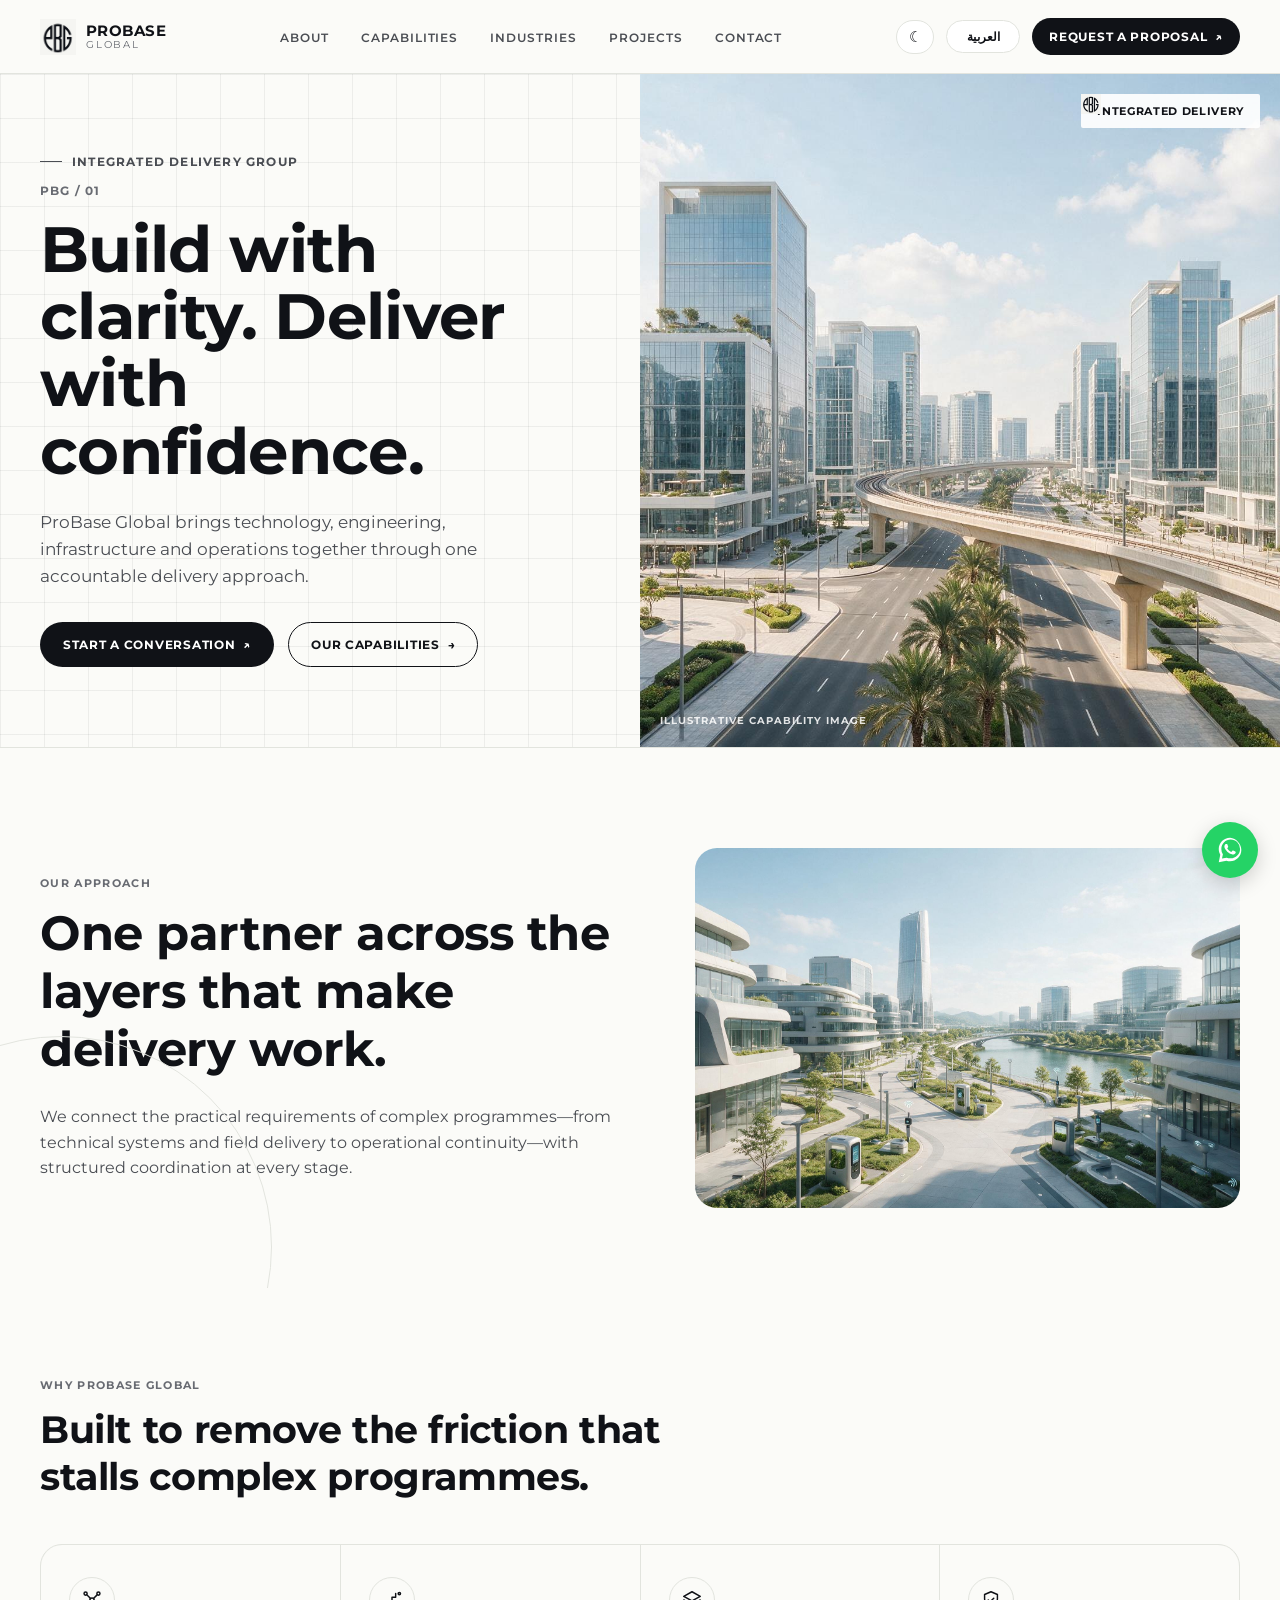
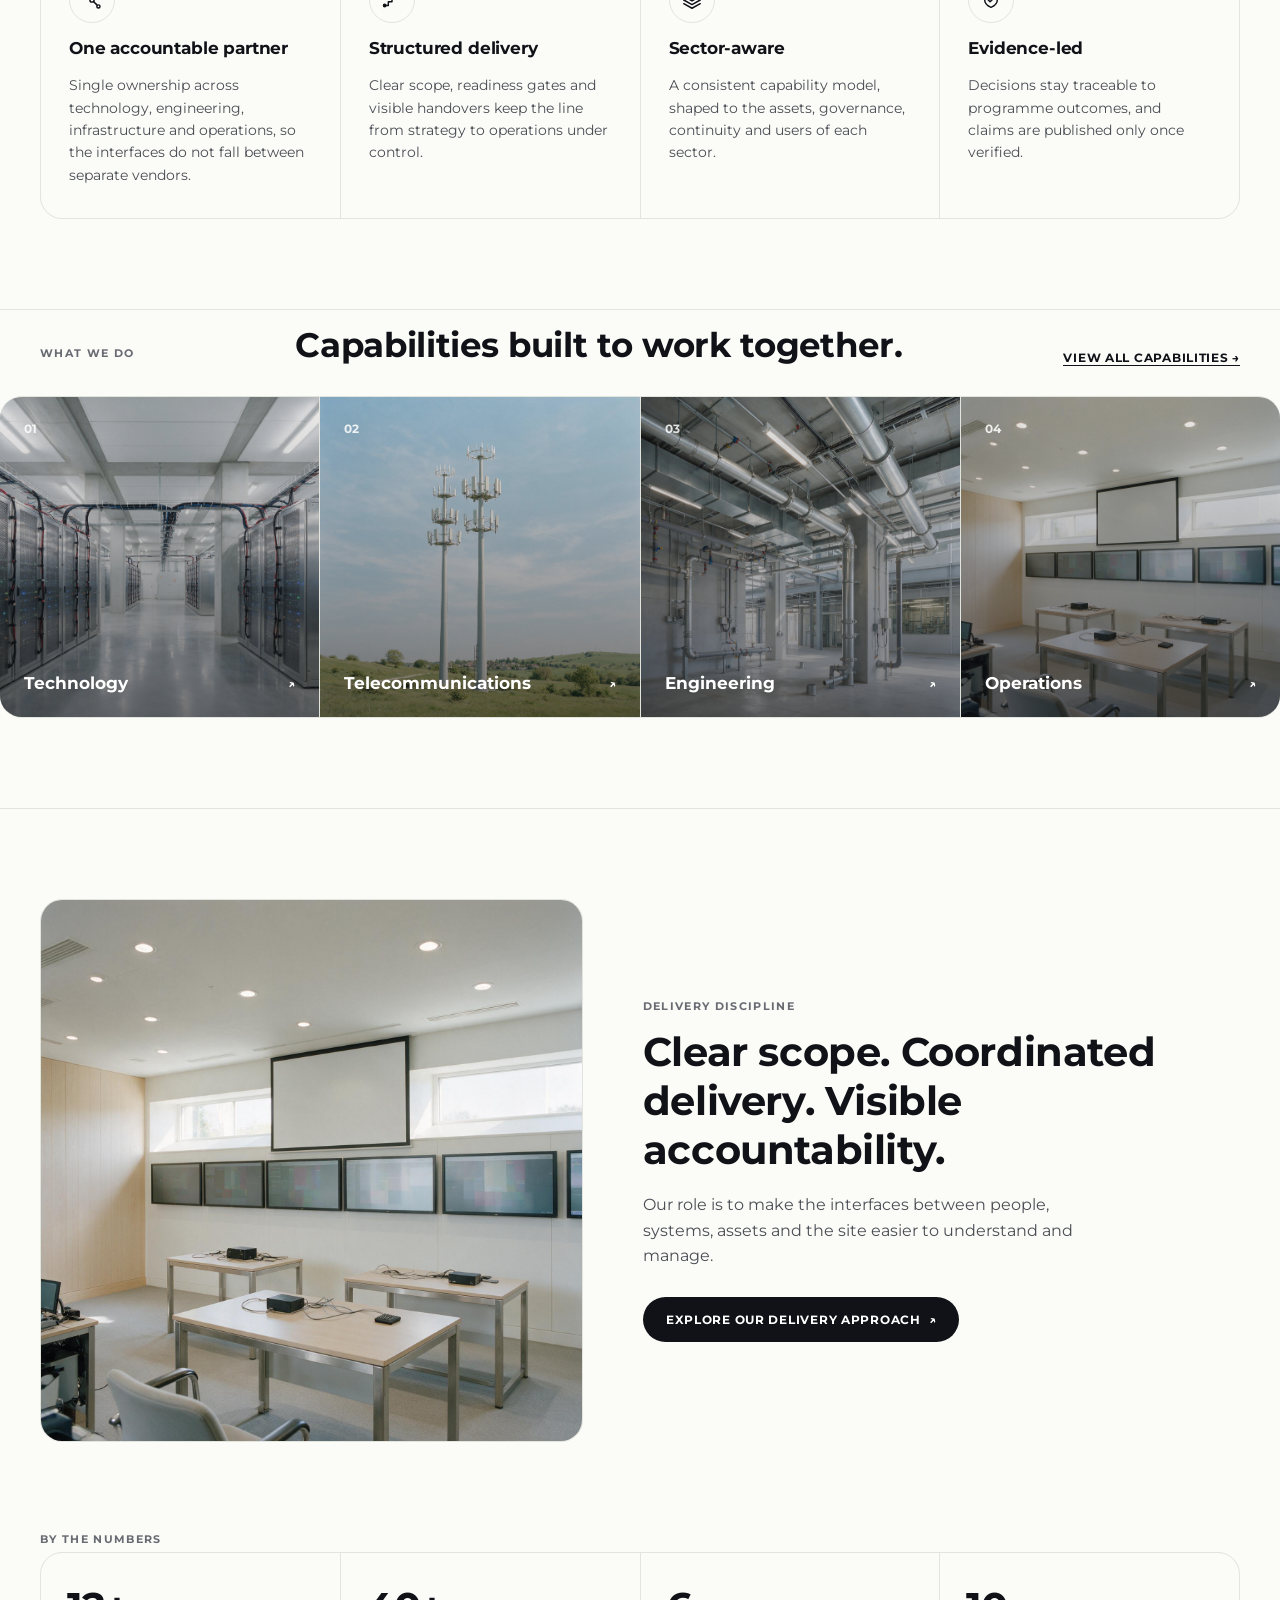
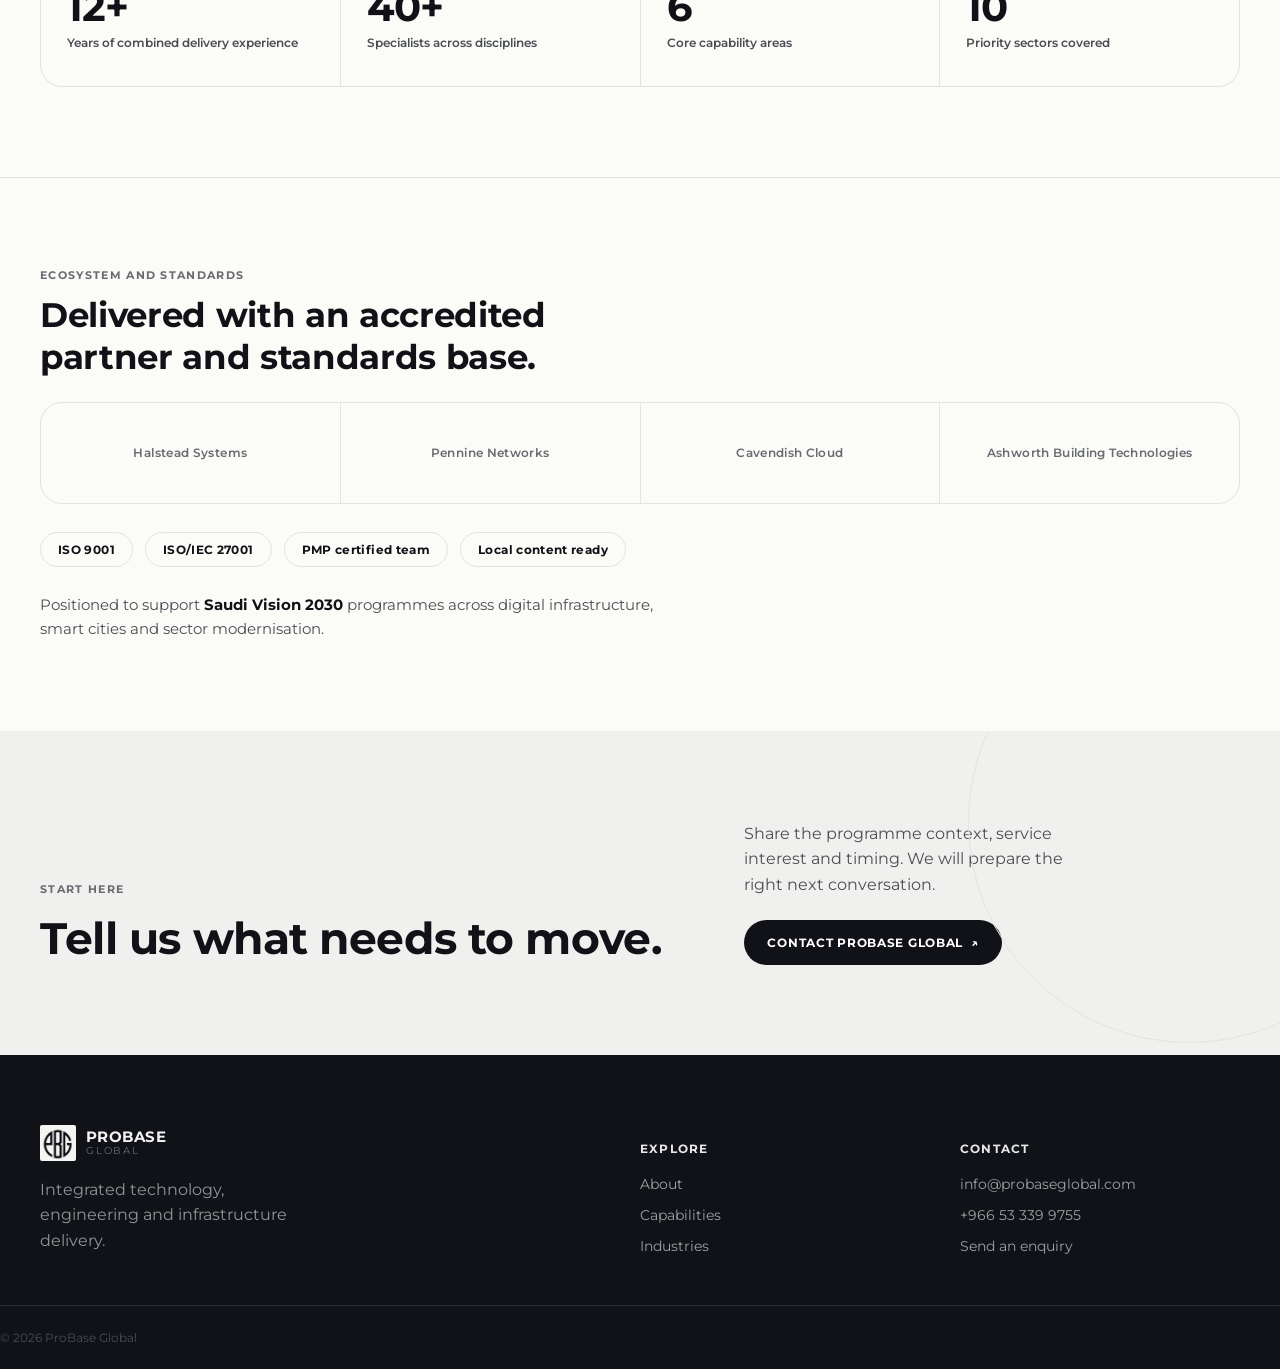
<file: index.html>
<!doctype html>
<html lang="en">
<head>
<meta charset="UTF-8">
<meta name="viewport" content="width=device-width, initial-scale=1.0">
<title>Integrated Delivery | ProBase Global</title>
<meta name="description" content="ProBase Global is an integrated technology, engineering and infrastructure delivery platform for complex, outcome-led environments.">
<meta name="theme-color" content="#fbfbf8" media="(prefers-color-scheme: light)">
<meta name="theme-color" content="#0e1013" media="(prefers-color-scheme: dark)">
<link rel="preconnect" href="https://fonts.googleapis.com">
<link rel="preconnect" href="https://fonts.gstatic.com" crossorigin>
<link href="https://fonts.googleapis.com/css2?family=Montserrat:wght@400;600;700;800&display=swap" rel="stylesheet">
<link rel="icon" type="image/png" href="assets/img/probase-logo-mark-160_a76ad49f.png">
<meta property="og:type" content="website">
<meta property="og:site_name" content="ProBase Global">
<meta property="og:image" content="https://probaseglobal.com/assets/img/probase-hero-01.jpg">
<meta name="twitter:card" content="summary_large_image">
<link rel="stylesheet" href="css/style.css">
<script src="js/theme-init.js"></script>
<script src="js/lang-init.js"></script>
</head>
<body>
<a class="skip-link" href="#main-content">Skip to content</a>
<header class="site-header">
  <div class="wrap header-inner">
    <a class="brand" href="index.html">
      <img src="assets/img/probase-logo-mark-160_a76ad49f.png" alt="ProBase Global" class="brand-mark">
      <span class="brand-word"><strong>PROBASE</strong><small>GLOBAL</small></span>
    </a>
    <nav class="site-nav" id="site-nav">
      <ul>
        <li><a href="about.html">About</a></li>
<li><a href="capabilities.html">Capabilities</a></li>
<li><a href="industries.html">Industries</a></li>
<li><a href="projects.html">Projects</a></li>
<li><a href="contact.html">Contact</a></li>
      </ul>
    </nav>
    <div class="header-actions">
      <button class="theme-toggle" type="button" aria-label="Toggle dark mode" aria-pressed="false"><span class="theme-icon"></span></button>
      <button class="lang-toggle" type="button">&#127760; العربية</button>
      <a class="btn btn-primary btn-sm" href="contact.html?type=proposal">Request a proposal <span class="arrow">&#8599;</span></a>
    </div>
    <button class="menu-toggle" type="button" aria-label="Menu" aria-expanded="false" aria-controls="site-nav">&#9776;</button>
  </div>
</header>
<main id="main-content">
<section class="hero hero--home">
  <div class="hero-grid">
    <div class="hero-copy">
      <span class="eyebrow"><i></i>Integrated delivery group</span>
      <span class="counter">PBG / 01</span>
      <h1>Build with clarity. Deliver with confidence.</h1>
      <p class="lede">ProBase Global brings technology, engineering, infrastructure and operations together through one accountable delivery approach.</p>
      <div class="btn-row">
        <a class="btn btn-primary" href="contact.html">Start a conversation <span class="arrow">&#8599;</span></a>
        <a class="btn btn-outline" href="capabilities.html">Our capabilities <span class="arrow">&#8594;</span></a>
      </div>
    </div>
    <div class="hero-media">
      <img src="assets/img/probase-hero-01.jpg" alt="Modern infrastructure environment">
      <span class="hero-badge"><img src="assets/img/probase-logo-mark-160_a76ad49f.png" alt=""> Integrated delivery</span>
      <span class="hero-caption">Illustrative capability image</span>
    </div>
  </div>
</section>
<section class="approach">
  <div class="wrap approach-grid">
    <div class="approach-copy">
      <span class="tiny-label">Our approach</span>
      <h2>One partner across the layers that make delivery work.</h2>
      <p>We connect the practical requirements of complex programmes&mdash;from technical systems and field delivery to operational continuity&mdash;with structured coordination at every stage.</p>
    </div>
    <div class="approach-media"><img src="assets/img/probase-smartcity-01.jpg" alt="Connected infrastructure and coordination"></div>
  </div>
</section>
<section class="why">
  <div class="wrap">
    <span class="tiny-label">Why ProBase Global</span>
    <h2>Built to remove the friction that stalls complex programmes.</h2>
    <div class="why-grid">
      <article class="why-card">
        <span class="why-icon"><svg viewBox="0 0 24 24" fill="none" stroke="currentColor" stroke-width="1.6" stroke-linecap="round" stroke-linejoin="round"><circle cx="12" cy="12" r="2.3"/><circle cx="5" cy="5" r="1.7"/><circle cx="19" cy="5" r="1.7"/><circle cx="19" cy="19" r="1.7"/><path d="M10.4 10.4 6.3 6.3M13.6 10.4l3.7-3.7M13.6 13.6l3.7 3.7"/></svg></span>
        <h3>One accountable partner</h3>
        <p>Single ownership across technology, engineering, infrastructure and operations, so the interfaces do not fall between separate vendors.</p>
      </article>
      <article class="why-card">
        <span class="why-icon"><svg viewBox="0 0 24 24" fill="none" stroke="currentColor" stroke-width="1.6" stroke-linecap="round" stroke-linejoin="round"><path d="M4 18h4v-4h4V9h4V5"/><circle cx="4" cy="18" r="1.3"/><circle cx="20" cy="5" r="1.3"/></svg></span>
        <h3>Structured delivery</h3>
        <p>Clear scope, readiness gates and visible handovers keep the line from strategy to operations under control.</p>
      </article>
      <article class="why-card">
        <span class="why-icon"><svg viewBox="0 0 24 24" fill="none" stroke="currentColor" stroke-width="1.6" stroke-linecap="round" stroke-linejoin="round"><path d="M12 3 3 8l9 5 9-5-9-5Z"/><path d="M3 12l9 5 9-5"/><path d="M3 16l9 5 9-5"/></svg></span>
        <h3>Sector-aware</h3>
        <p>A consistent capability model, shaped to the assets, governance, continuity and users of each sector.</p>
      </article>
      <article class="why-card">
        <span class="why-icon"><svg viewBox="0 0 24 24" fill="none" stroke="currentColor" stroke-width="1.6" stroke-linecap="round" stroke-linejoin="round"><path d="M12 3l7 3v5c0 4.5-3 7.6-7 9-4-1.4-7-4.5-7-9V6l7-3Z"/><path d="M9 12l2 2 4-4"/></svg></span>
        <h3>Evidence-led</h3>
        <p>Decisions stay traceable to programme outcomes, and claims are published only once verified.</p>
      </article>
    </div>
  </div>
</section>
<section class="capgrid">
  <div class="wrap">
    <span class="tiny-label">What we do</span>
    <h2>Capabilities built to work together.</h2>
    <a class="link-arrow" href="capabilities.html">View all capabilities &#8594;</a>
  </div>
  <div class="capgrid-row">
    <a class="capcard" href="capabilities.html" style="background-image:url('assets/img/probase-cap-technology.jpg')">
      <span class="capcard-num">01</span>
      <span class="capcard-title">Technology <span class="arrow">&#8599;</span></span>
    </a>
    <a class="capcard" href="capabilities.html" style="background-image:url('assets/img/probase-cap-telecom.jpg')">
      <span class="capcard-num">02</span>
      <span class="capcard-title">Telecommunications <span class="arrow">&#8599;</span></span>
    </a>
    <a class="capcard" href="capabilities.html" style="background-image:url('assets/img/probase-cap-engineering.jpg')">
      <span class="capcard-num">03</span>
      <span class="capcard-title">Engineering <span class="arrow">&#8599;</span></span>
    </a>
    <a class="capcard" href="capabilities.html" style="background-image:url('assets/img/probase-cap-operations.jpg')">
      <span class="capcard-num">04</span>
      <span class="capcard-title">Operations <span class="arrow">&#8599;</span></span>
    </a>
  </div>
</section>
<section class="discipline">
  <div class="wrap discipline-grid">
    <div class="discipline-visual">
      <img src="assets/img/probase-cap-operations.jpg" alt="Coordinated delivery and operations">
    </div>
    <div class="discipline-copy">
      <span class="tiny-label">Delivery discipline</span>
      <h2>Clear scope. Coordinated delivery. Visible accountability.</h2>
      <p>Our role is to make the interfaces between people, systems, assets and the site easier to understand and manage.</p>
      <a class="btn btn-primary" href="delivery.html">Explore our delivery approach <span class="arrow">&#8599;</span></a>
    </div>
  </div>
</section>
<section class="stats">
  <div class="wrap">
    <span class="tiny-label">By the numbers</span>
    <ul class="stats-band">
      <li><span class="stat-value">12+</span><span class="stat-label">Years of combined delivery experience</span></li>
      <li><span class="stat-value">40+</span><span class="stat-label">Specialists across disciplines</span></li>
      <li><span class="stat-value">6</span><span class="stat-label">Core capability areas</span></li>
      <li><span class="stat-value">10</span><span class="stat-label">Priority sectors covered</span></li>
    </ul>
  </div>
</section>
<section class="partners">
  <div class="wrap">
    <span class="tiny-label">Ecosystem and standards</span>
    <h2>Delivered with an accredited partner and standards base.</h2>
    <div class="partner-grid">
      <div class="partner-slot">Halstead Systems</div>
      <div class="partner-slot">Pennine Networks</div>
      <div class="partner-slot">Cavendish Cloud</div>
      <div class="partner-slot">Ashworth Building Technologies</div>
    </div>
    <ul class="cert-row">
      <li>ISO 9001</li>
      <li>ISO/IEC 27001</li>
      <li>PMP certified team</li>
      <li>Local content ready</li>
    </ul>
    <p class="vision">Positioned to support <b>Saudi Vision 2030</b> programmes across digital infrastructure, smart cities and sector modernisation.</p>
  </div>
</section>
<section class="next-step">
  <div class="wrap next-step-grid">
    <div>
      <span class="section-label">Start here</span>
      <h2>Tell us what needs to move.</h2>
    </div>
    <div class="next-step-side">
      <p>Share the programme context, service interest and timing. We will prepare the right next conversation.</p>
      <a class="btn btn-primary" href="contact.html">Contact ProBase Global <span class="arrow">&#8599;</span></a>
    </div>
  </div>
</section>
</main>
<footer class="site-footer">
  <div class="wrap footer-inner">
    <div class="footer-col footer-brand">
      <a class="brand" href="index.html">
        <img src="assets/img/probase-logo-mark-160_a76ad49f.png" alt="ProBase Global" class="brand-mark brand-mark--light">
        <span class="brand-word"><strong>PROBASE</strong><small>GLOBAL</small></span>
      </a>
      <p>Integrated technology, engineering and infrastructure delivery.</p>
    </div>
    <div class="footer-col">
      <h4>Explore</h4>
      <ul>
        <li><a href="about.html">About</a></li>
        <li><a href="capabilities.html">Capabilities</a></li>
        <li><a href="industries.html">Industries</a></li>
      </ul>
    </div>
    <div class="footer-col">
      <h4>Contact</h4>
      <ul>
        <li><a href="mailto:info@probaseglobal.com">info@probaseglobal.com</a></li>
        <li><a href="tel:+966533399755">+966 53 339 9755</a></li>
        <li><a href="contact.html">Send an enquiry</a></li>
      </ul>
    </div>
  </div>
  <div class="wrap footer-bottom">
    <p>&copy; 2026 ProBase Global</p>
  </div>
</footer>
<script src="js/main.js"></script>
<script src="js/i18n.js"></script>
</body>
</html>
</file>
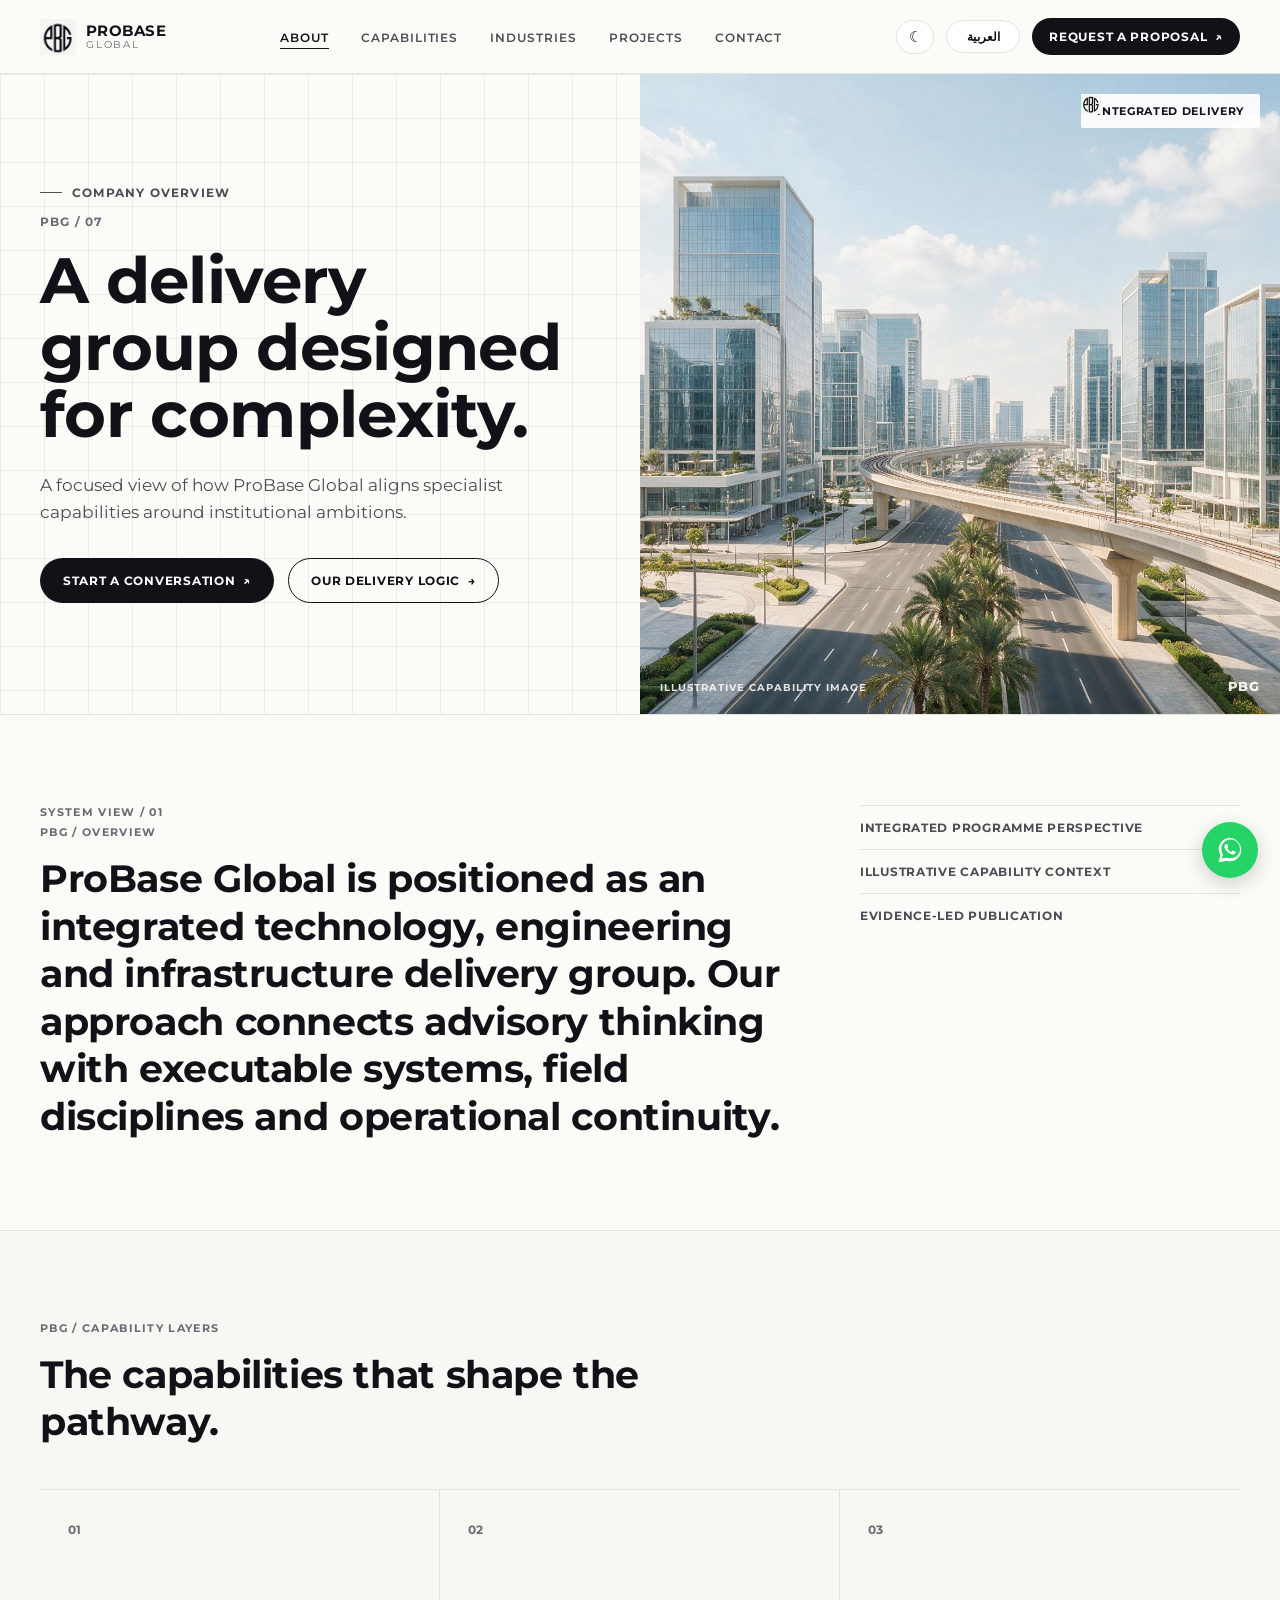
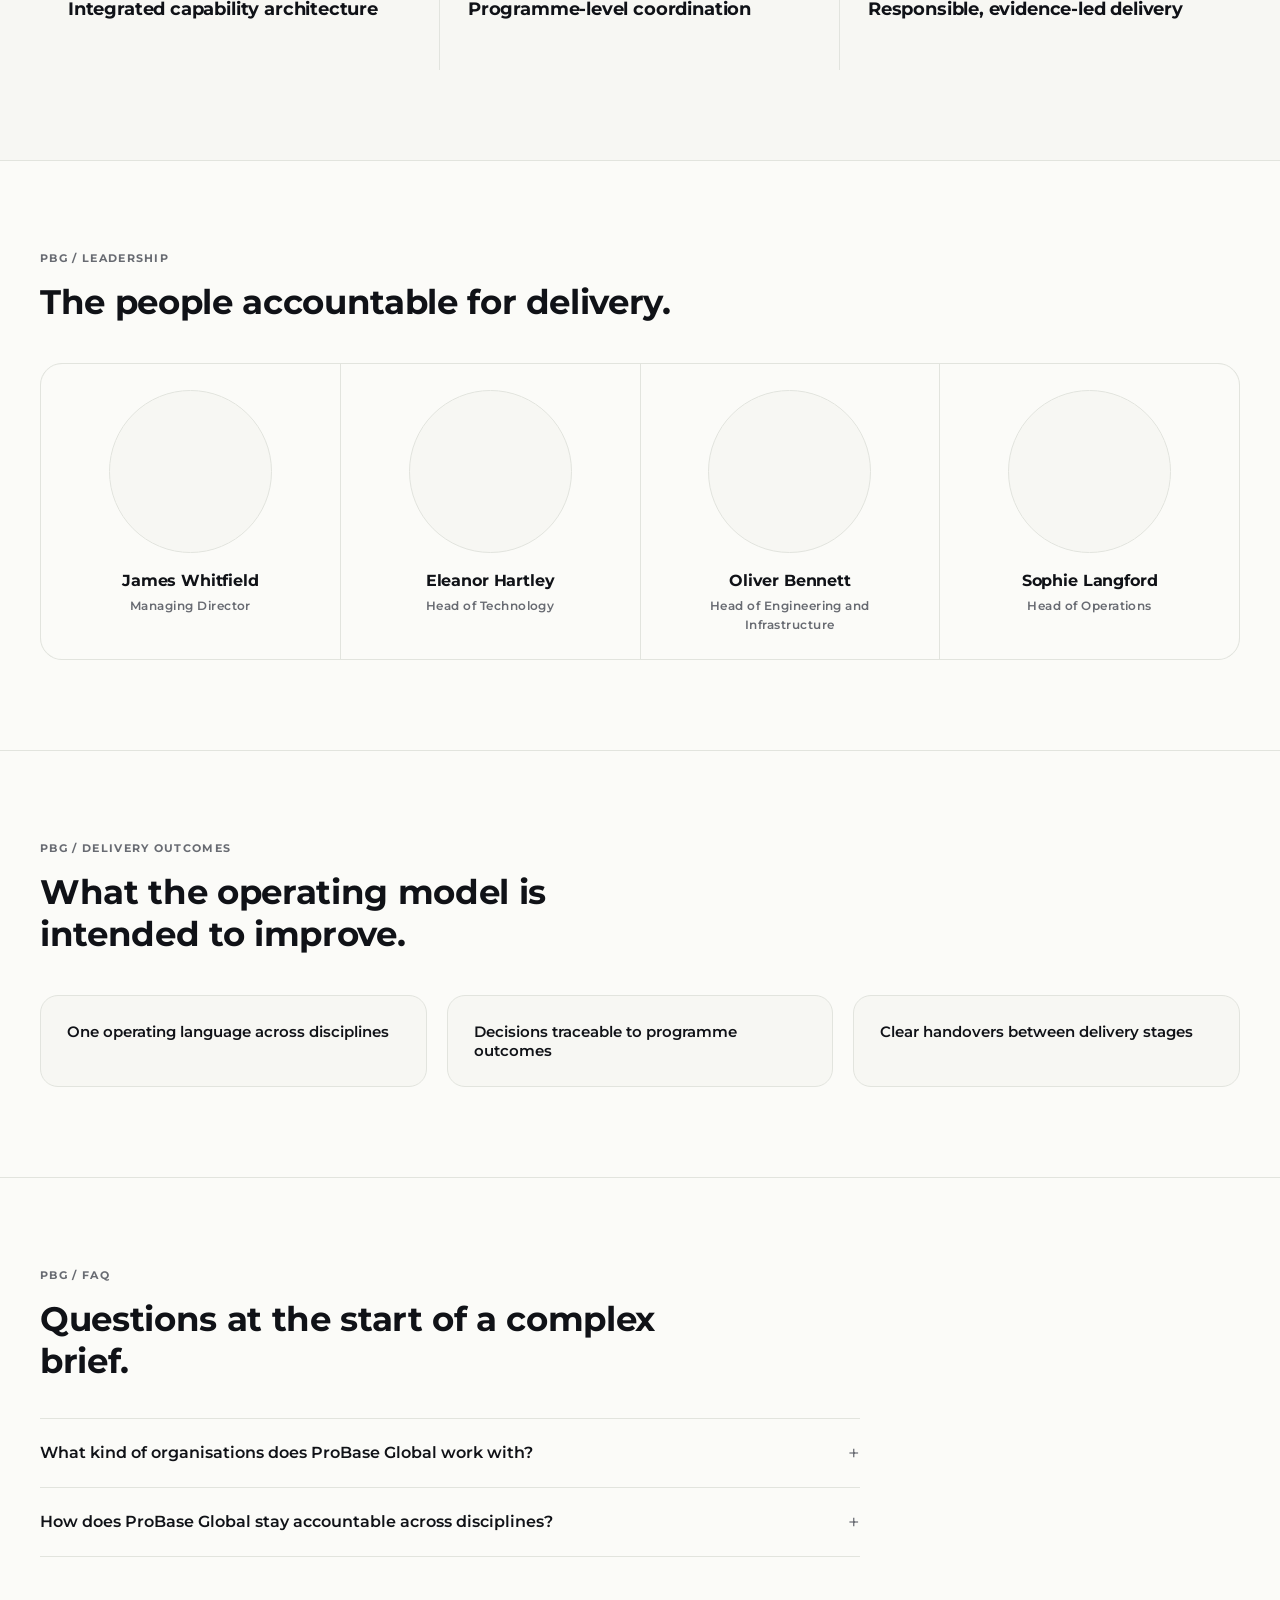
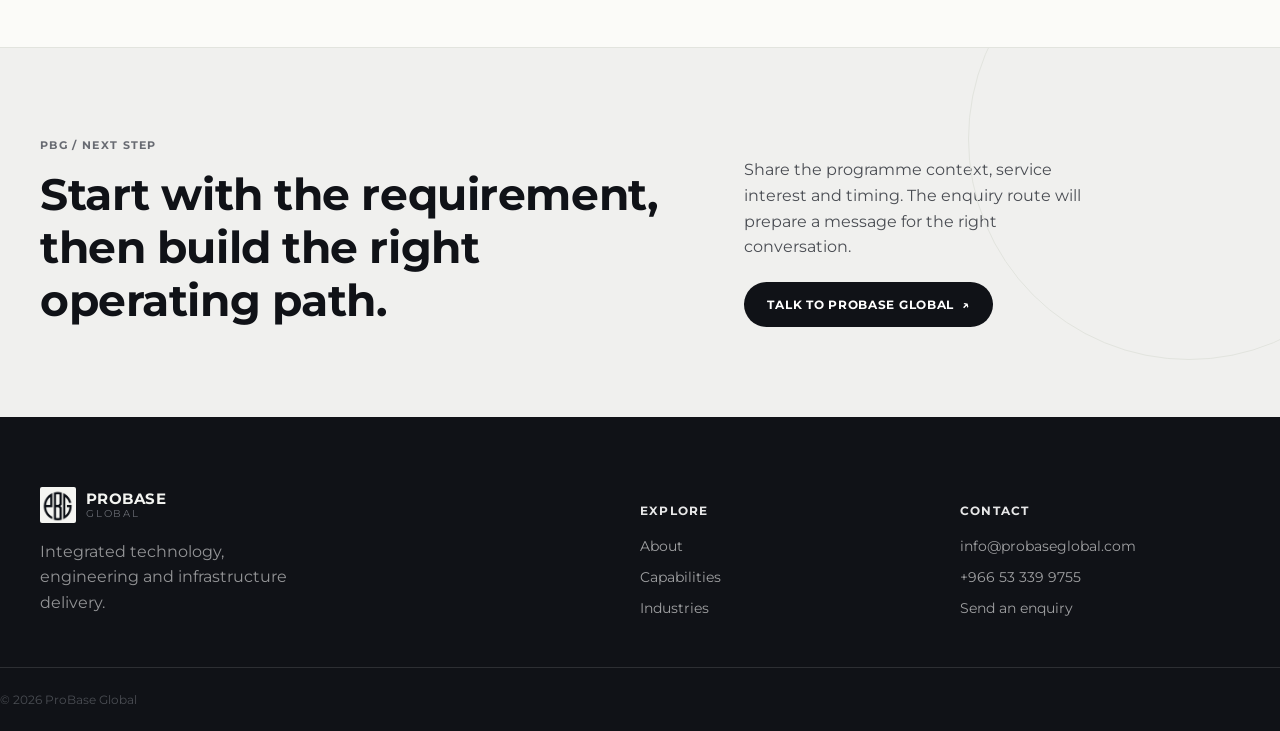
<file: about.html>
<!doctype html>
<html lang="en">
<head>
<meta charset="UTF-8">
<meta name="viewport" content="width=device-width, initial-scale=1.0">
<title>A delivery group designed for complexity. | ProBase Global</title>
<meta name="description" content="A focused view of how ProBase Global aligns specialist capabilities around institutional ambitions.">
<meta name="theme-color" content="#fbfbf8" media="(prefers-color-scheme: light)">
<meta name="theme-color" content="#0e1013" media="(prefers-color-scheme: dark)">
<link rel="preconnect" href="https://fonts.googleapis.com">
<link rel="preconnect" href="https://fonts.gstatic.com" crossorigin>
<link href="https://fonts.googleapis.com/css2?family=Montserrat:wght@400;600;700;800&display=swap" rel="stylesheet">
<link rel="icon" type="image/png" href="assets/img/probase-logo-mark-160_a76ad49f.png">
<meta property="og:type" content="website">
<meta property="og:site_name" content="ProBase Global">
<meta property="og:image" content="https://probaseglobal.com/assets/img/probase-hero-01.jpg">
<meta name="twitter:card" content="summary_large_image">
<link rel="stylesheet" href="css/style.css">
<script src="js/theme-init.js"></script>
<script src="js/lang-init.js"></script>
</head>
<body>
<a class="skip-link" href="#main-content">Skip to content</a>
<header class="site-header">
  <div class="wrap header-inner">
    <a class="brand" href="index.html">
      <img src="assets/img/probase-logo-mark-160_a76ad49f.png" alt="ProBase Global" class="brand-mark">
      <span class="brand-word"><strong>PROBASE</strong><small>GLOBAL</small></span>
    </a>
    <nav class="site-nav" id="site-nav">
      <ul>
        <li><a href="about.html" class="active" aria-current="page">About</a></li>
<li><a href="capabilities.html">Capabilities</a></li>
<li><a href="industries.html">Industries</a></li>
<li><a href="projects.html">Projects</a></li>
<li><a href="contact.html">Contact</a></li>
      </ul>
    </nav>
    <div class="header-actions">
      <button class="theme-toggle" type="button" aria-label="Toggle dark mode" aria-pressed="false"><span class="theme-icon"></span></button>
      <button class="lang-toggle" type="button">&#127760; العربية</button>
      <a class="btn btn-primary btn-sm" href="contact.html?type=proposal">Request a proposal <span class="arrow">&#8599;</span></a>
    </div>
    <button class="menu-toggle" type="button" aria-label="Menu" aria-expanded="false" aria-controls="site-nav">&#9776;</button>
  </div>
</header>
<main id="main-content">
<section class="hero">
  <div class="hero-grid">
    <div class="hero-copy">
      <span class="eyebrow"><i></i>Company overview</span>
      <span class="counter">PBG / 07</span>
      <h1>A delivery group designed for complexity.</h1>
      <p class="lede">A focused view of how ProBase Global aligns specialist capabilities around institutional ambitions.</p>
      <div class="btn-row">
        <a class="btn btn-primary" href="contact.html">Start a conversation <span class="arrow">&#8599;</span></a>
        <a class="btn btn-outline" href="delivery.html">Our delivery logic <span class="arrow">&#8594;</span></a>
      </div>
    </div>
    <div class="hero-media">
      <img src="assets/img/probase-hero-01.jpg" alt="Illustrative capability environment">
      <span class="hero-badge"><img src="assets/img/probase-logo-mark-160_a76ad49f.png" alt=""> Integrated delivery</span>
      <span class="hero-caption">Illustrative capability image</span>
      <span class="hero-mark">PBG</span>
    </div>
  </div>
</section>
<section class="overview">
  <div class="wrap overview-grid">
    <div class="overview-copy">
      <span class="tiny-label">System view / 01</span>
      <span class="section-label">PBG / OVERVIEW</span>
      <h2>ProBase Global is positioned as an integrated technology, engineering and infrastructure delivery group. Our approach connects advisory thinking with executable systems, field disciplines and operational continuity.</h2>
    </div>
    <ul class="overview-list">
      <li>Integrated programme perspective</li>
      <li>Illustrative capability context</li>
      <li>Evidence-led publication</li>
    </ul>
  </div>
</section>
<section class="layers">
  <div class="wrap">
    <span class="section-label">PBG / CAPABILITY LAYERS</span>
    <h2>The capabilities that shape the pathway.</h2>
    <div class="layer-grid layer-grid--3">
      <article class="layer-card">
      <span class="layer-num">01</span>
      <h3>Integrated capability architecture</h3>
    </article>
<article class="layer-card">
      <span class="layer-num">02</span>
      <h3>Programme-level coordination</h3>
    </article>
<article class="layer-card">
      <span class="layer-num">03</span>
      <h3>Responsible, evidence-led delivery</h3>
    </article>
    </div>
  </div>
</section>
<section class="leadership">
  <div class="wrap">
    <span class="section-label">PBG / LEADERSHIP</span>
    <h2>The people accountable for delivery.</h2>
    <div class="team-grid">
      <article class="team-member"><div class="team-photo"></div><h3>James Whitfield</h3><span>Managing Director</span></article>
      <article class="team-member"><div class="team-photo"></div><h3>Eleanor Hartley</h3><span>Head of Technology</span></article>
      <article class="team-member"><div class="team-photo"></div><h3>Oliver Bennett</h3><span>Head of Engineering and Infrastructure</span></article>
      <article class="team-member"><div class="team-photo"></div><h3>Sophie Langford</h3><span>Head of Operations</span></article>
    </div>
  </div>
</section>
<section class="outcomes">
  <div class="wrap">
    <span class="section-label">PBG / DELIVERY OUTCOMES</span>
    <h2>What the operating model is intended to improve.</h2>
    <ul class="outcomes-list">
      <li>One operating language across disciplines</li>
<li>Decisions traceable to programme outcomes</li>
<li>Clear handovers between delivery stages</li>
    </ul>
  </div>
</section>
<section class="faq">
  <div class="wrap">
    <span class="section-label">PBG / FAQ</span>
    <h2>Questions at the start of a complex brief.</h2>
    <div class="faq-list">
      <div class="faq-item">
      <button class="faq-q" type="button" aria-expanded="false">What kind of organisations does ProBase Global work with?<span class="faq-icon">+</span></button>
      <div class="faq-a"><p>The model is built for institutions running complex, multi discipline programmes where technology, engineering, infrastructure and operations need to move together.</p></div>
    </div>
<div class="faq-item">
      <button class="faq-q" type="button" aria-expanded="false">How does ProBase Global stay accountable across disciplines?<span class="faq-icon">+</span></button>
      <div class="faq-a"><p>One team owns the interfaces between disciplines, so scope, decisions and handovers stay visible from strategy through to operations.</p></div>
    </div>
    </div>
  </div>
</section>
<section class="next-step">
  <div class="wrap next-step-grid">
    <div>
      <span class="section-label">PBG / NEXT STEP</span>
      <h2>Start with the requirement, then build the right operating path.</h2>
    </div>
    <div class="next-step-side">
      <p>Share the programme context, service interest and timing. The enquiry route will prepare a message for the right conversation.</p>
      <a class="btn btn-primary" href="contact.html?source=/about">Talk to ProBase Global <span class="arrow">&#8599;</span></a>
    </div>
  </div>
</section>
</main>
<footer class="site-footer">
  <div class="wrap footer-inner">
    <div class="footer-col footer-brand">
      <a class="brand" href="index.html">
        <img src="assets/img/probase-logo-mark-160_a76ad49f.png" alt="ProBase Global" class="brand-mark brand-mark--light">
        <span class="brand-word"><strong>PROBASE</strong><small>GLOBAL</small></span>
      </a>
      <p>Integrated technology, engineering and infrastructure delivery.</p>
    </div>
    <div class="footer-col">
      <h4>Explore</h4>
      <ul>
        <li><a href="about.html">About</a></li>
        <li><a href="capabilities.html">Capabilities</a></li>
        <li><a href="industries.html">Industries</a></li>
      </ul>
    </div>
    <div class="footer-col">
      <h4>Contact</h4>
      <ul>
        <li><a href="mailto:info@probaseglobal.com">info@probaseglobal.com</a></li>
        <li><a href="tel:+966533399755">+966 53 339 9755</a></li>
        <li><a href="contact.html">Send an enquiry</a></li>
      </ul>
    </div>
  </div>
  <div class="wrap footer-bottom">
    <p>&copy; 2026 ProBase Global</p>
  </div>
</footer>
<script src="js/main.js"></script>
<script src="js/i18n.js"></script>
</body>
</html>
</file>
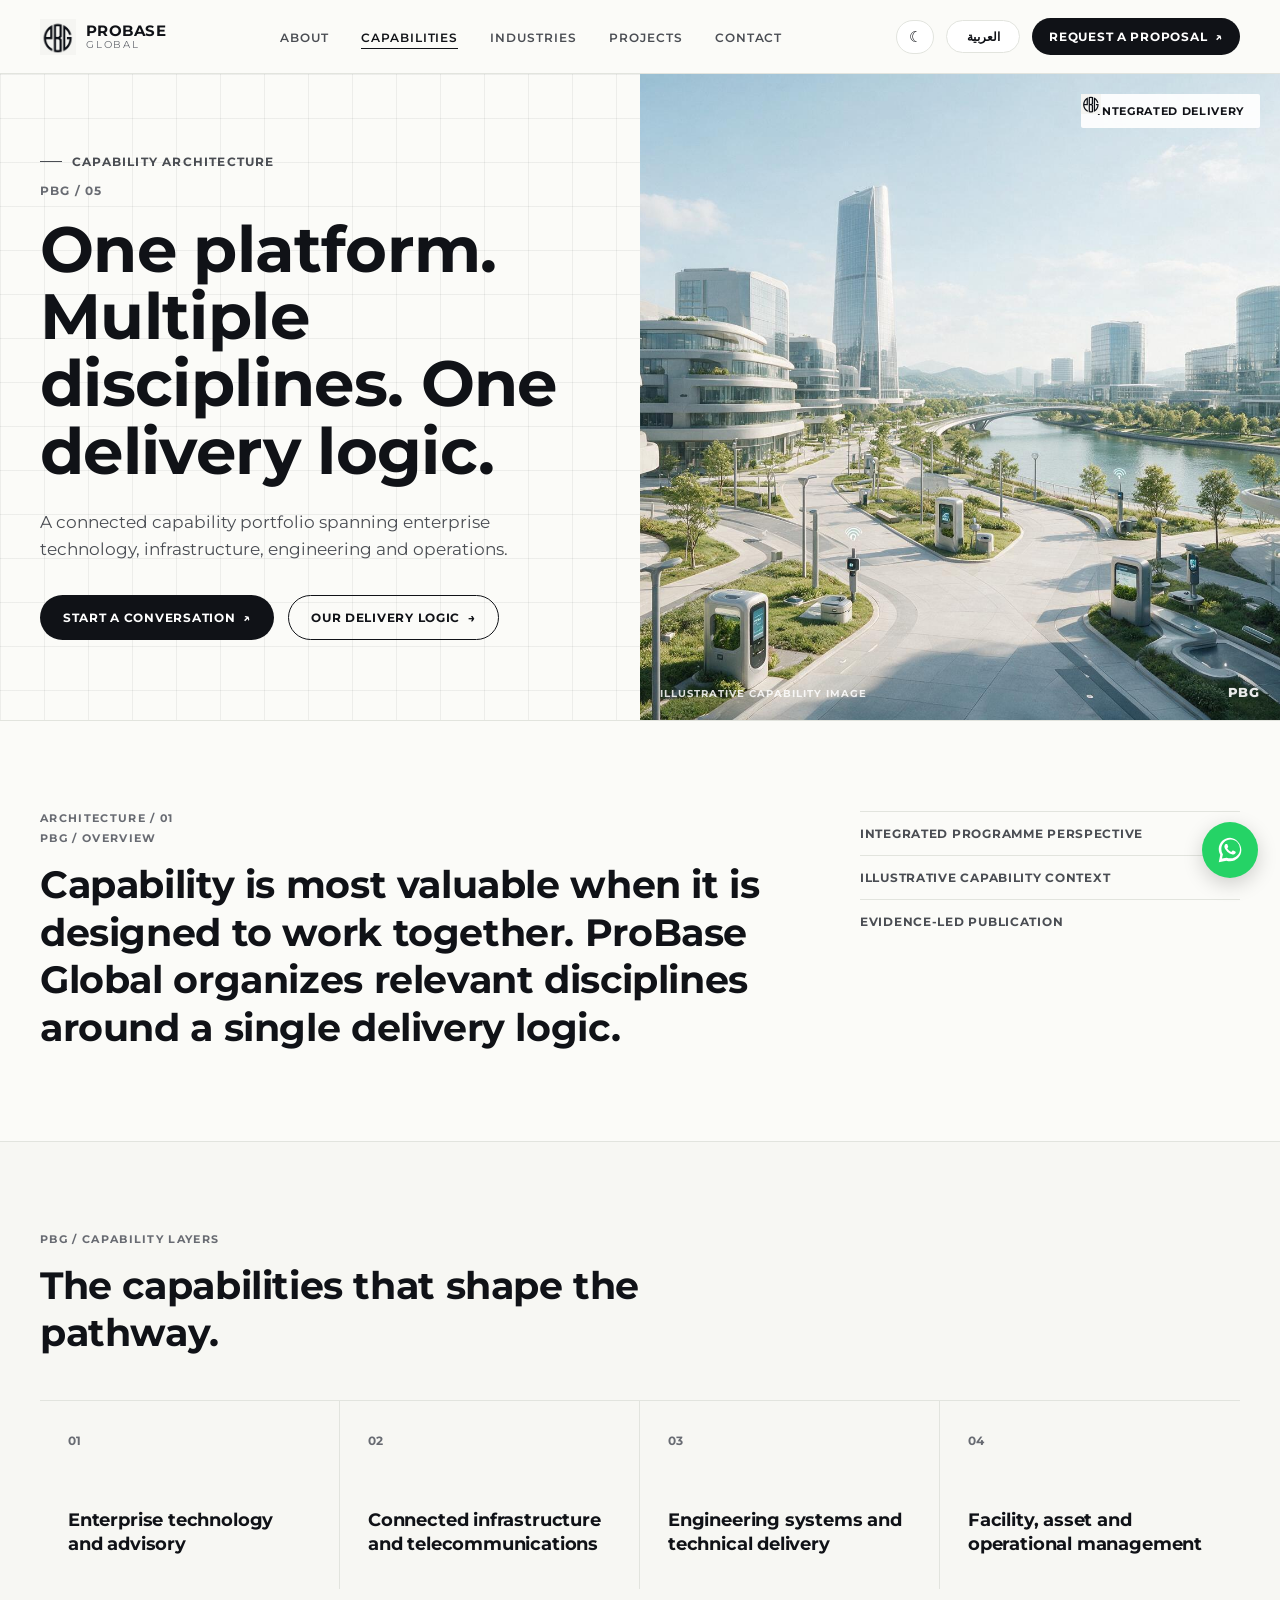
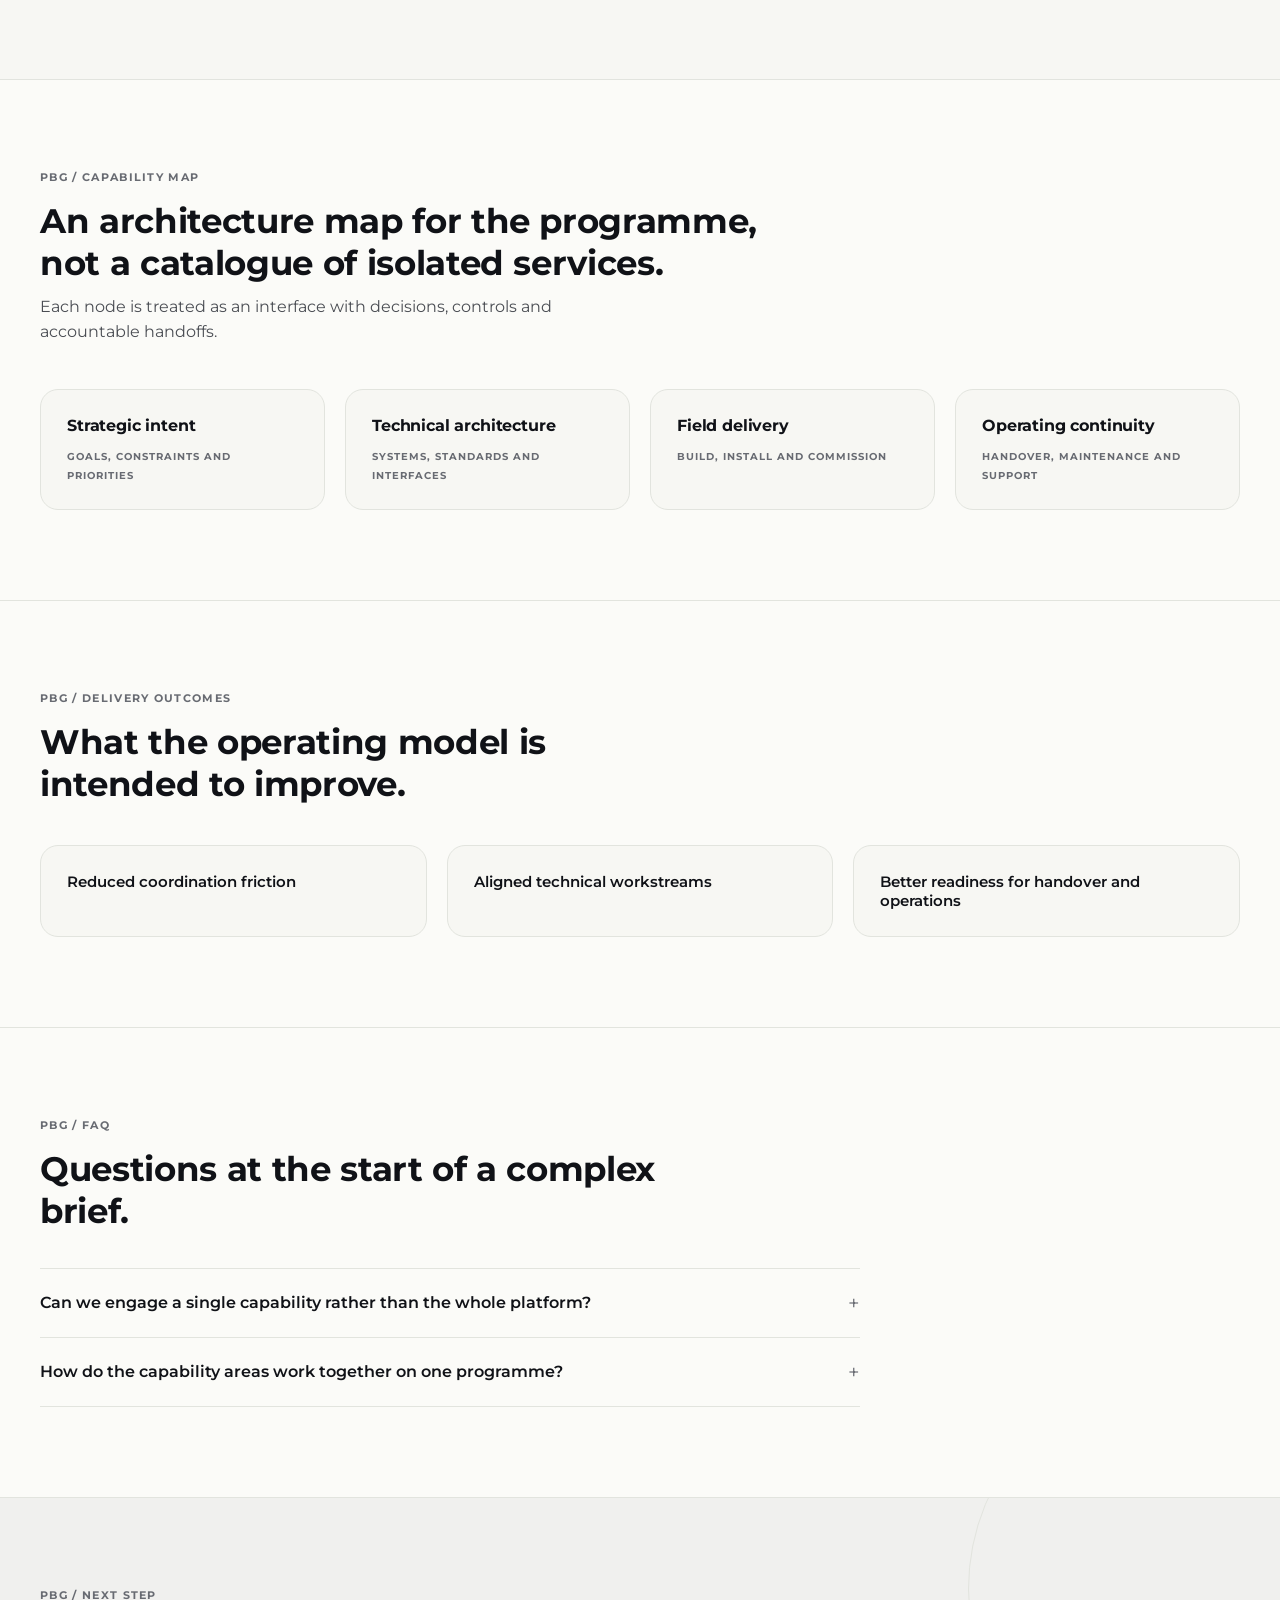
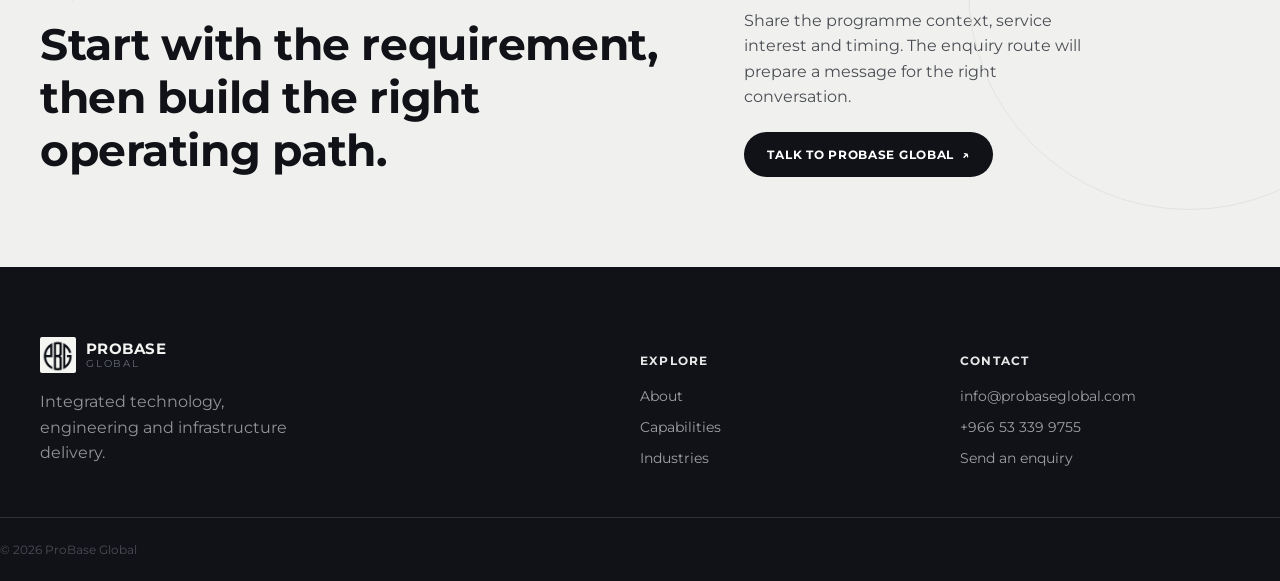
<file: capabilities.html>
<!doctype html>
<html lang="en">
<head>
<meta charset="UTF-8">
<meta name="viewport" content="width=device-width, initial-scale=1.0">
<title>One platform. Multiple disciplines. One delivery logic. | ProBase Global</title>
<meta name="description" content="A connected capability portfolio spanning enterprise technology, infrastructure, engineering and operations.">
<meta name="theme-color" content="#fbfbf8" media="(prefers-color-scheme: light)">
<meta name="theme-color" content="#0e1013" media="(prefers-color-scheme: dark)">
<link rel="preconnect" href="https://fonts.googleapis.com">
<link rel="preconnect" href="https://fonts.gstatic.com" crossorigin>
<link href="https://fonts.googleapis.com/css2?family=Montserrat:wght@400;600;700;800&display=swap" rel="stylesheet">
<link rel="icon" type="image/png" href="assets/img/probase-logo-mark-160_a76ad49f.png">
<meta property="og:type" content="website">
<meta property="og:site_name" content="ProBase Global">
<meta property="og:image" content="https://probaseglobal.com/assets/img/probase-hero-01.jpg">
<meta name="twitter:card" content="summary_large_image">
<link rel="stylesheet" href="css/style.css">
<script src="js/theme-init.js"></script>
<script src="js/lang-init.js"></script>
</head>
<body>
<a class="skip-link" href="#main-content">Skip to content</a>
<header class="site-header">
  <div class="wrap header-inner">
    <a class="brand" href="index.html">
      <img src="assets/img/probase-logo-mark-160_a76ad49f.png" alt="ProBase Global" class="brand-mark">
      <span class="brand-word"><strong>PROBASE</strong><small>GLOBAL</small></span>
    </a>
    <nav class="site-nav" id="site-nav">
      <ul>
        <li><a href="about.html">About</a></li>
<li><a href="capabilities.html" class="active" aria-current="page">Capabilities</a></li>
<li><a href="industries.html">Industries</a></li>
<li><a href="projects.html">Projects</a></li>
<li><a href="contact.html">Contact</a></li>
      </ul>
    </nav>
    <div class="header-actions">
      <button class="theme-toggle" type="button" aria-label="Toggle dark mode" aria-pressed="false"><span class="theme-icon"></span></button>
      <button class="lang-toggle" type="button">&#127760; العربية</button>
      <a class="btn btn-primary btn-sm" href="contact.html?type=proposal">Request a proposal <span class="arrow">&#8599;</span></a>
    </div>
    <button class="menu-toggle" type="button" aria-label="Menu" aria-expanded="false" aria-controls="site-nav">&#9776;</button>
  </div>
</header>
<main id="main-content">
<section class="hero">
  <div class="hero-grid">
    <div class="hero-copy">
      <span class="eyebrow"><i></i>Capability architecture</span>
      <span class="counter">PBG / 05</span>
      <h1>One platform. Multiple disciplines. One delivery logic.</h1>
      <p class="lede">A connected capability portfolio spanning enterprise technology, infrastructure, engineering and operations.</p>
      <div class="btn-row">
        <a class="btn btn-primary" href="contact.html">Start a conversation <span class="arrow">&#8599;</span></a>
        <a class="btn btn-outline" href="delivery.html">Our delivery logic <span class="arrow">&#8594;</span></a>
      </div>
    </div>
    <div class="hero-media">
      <img src="assets/img/probase-smartcity-01.jpg" alt="Illustrative capability environment">
      <span class="hero-badge"><img src="assets/img/probase-logo-mark-160_a76ad49f.png" alt=""> Integrated delivery</span>
      <span class="hero-caption">Illustrative capability image</span>
      <span class="hero-mark">PBG</span>
    </div>
  </div>
</section>
<section class="overview">
  <div class="wrap overview-grid">
    <div class="overview-copy">
      <span class="tiny-label">Architecture / 01</span>
      <span class="section-label">PBG / OVERVIEW</span>
      <h2>Capability is most valuable when it is designed to work together. ProBase Global organizes relevant disciplines around a single delivery logic.</h2>
    </div>
    <ul class="overview-list">
      <li>Integrated programme perspective</li>
      <li>Illustrative capability context</li>
      <li>Evidence-led publication</li>
    </ul>
  </div>
</section>
<section class="layers">
  <div class="wrap">
    <span class="section-label">PBG / CAPABILITY LAYERS</span>
    <h2>The capabilities that shape the pathway.</h2>
    <div class="layer-grid layer-grid--4">
      <article class="layer-card">
      <span class="layer-num">01</span>
      <h3>Enterprise technology and advisory</h3>
    </article>
<article class="layer-card">
      <span class="layer-num">02</span>
      <h3>Connected infrastructure and telecommunications</h3>
    </article>
<article class="layer-card">
      <span class="layer-num">03</span>
      <h3>Engineering systems and technical delivery</h3>
    </article>
<article class="layer-card">
      <span class="layer-num">04</span>
      <h3>Facility, asset and operational management</h3>
    </article>
    </div>
  </div>
</section>
<section class="capmap">
  <div class="wrap">
    <span class="section-label">PBG / CAPABILITY MAP</span>
    <h2>An architecture map for the programme, not a catalogue of isolated services.</h2>
    <p class="capmap-sub">Each node is treated as an interface with decisions, controls and accountable handoffs.</p>
    <div class="capmap-grid">
      <article><h3>Strategic intent</h3><span>Goals, constraints and priorities</span></article>
      <article><h3>Technical architecture</h3><span>Systems, standards and interfaces</span></article>
      <article><h3>Field delivery</h3><span>Build, install and commission</span></article>
      <article><h3>Operating continuity</h3><span>Handover, maintenance and support</span></article>
    </div>
  </div>
</section>
<section class="outcomes">
  <div class="wrap">
    <span class="section-label">PBG / DELIVERY OUTCOMES</span>
    <h2>What the operating model is intended to improve.</h2>
    <ul class="outcomes-list">
      <li>Reduced coordination friction</li>
<li>Aligned technical workstreams</li>
<li>Better readiness for handover and operations</li>
    </ul>
  </div>
</section>
<section class="faq">
  <div class="wrap">
    <span class="section-label">PBG / FAQ</span>
    <h2>Questions at the start of a complex brief.</h2>
    <div class="faq-list">
      <div class="faq-item">
      <button class="faq-q" type="button" aria-expanded="false">Can we engage a single capability rather than the whole platform?<span class="faq-icon">+</span></button>
      <div class="faq-a"><p>Yes. Capabilities can be scoped on their own or combined, and they share one delivery logic so they still connect cleanly.</p></div>
    </div>
<div class="faq-item">
      <button class="faq-q" type="button" aria-expanded="false">How do the capability areas work together on one programme?<span class="faq-icon">+</span></button>
      <div class="faq-a"><p>Each area is treated as an interface with defined decisions and handoffs, coordinated centrally rather than left to separate vendors.</p></div>
    </div>
    </div>
  </div>
</section>
<section class="next-step">
  <div class="wrap next-step-grid">
    <div>
      <span class="section-label">PBG / NEXT STEP</span>
      <h2>Start with the requirement, then build the right operating path.</h2>
    </div>
    <div class="next-step-side">
      <p>Share the programme context, service interest and timing. The enquiry route will prepare a message for the right conversation.</p>
      <a class="btn btn-primary" href="contact.html?source=/capabilities">Talk to ProBase Global <span class="arrow">&#8599;</span></a>
    </div>
  </div>
</section>
</main>
<footer class="site-footer">
  <div class="wrap footer-inner">
    <div class="footer-col footer-brand">
      <a class="brand" href="index.html">
        <img src="assets/img/probase-logo-mark-160_a76ad49f.png" alt="ProBase Global" class="brand-mark brand-mark--light">
        <span class="brand-word"><strong>PROBASE</strong><small>GLOBAL</small></span>
      </a>
      <p>Integrated technology, engineering and infrastructure delivery.</p>
    </div>
    <div class="footer-col">
      <h4>Explore</h4>
      <ul>
        <li><a href="about.html">About</a></li>
        <li><a href="capabilities.html">Capabilities</a></li>
        <li><a href="industries.html">Industries</a></li>
      </ul>
    </div>
    <div class="footer-col">
      <h4>Contact</h4>
      <ul>
        <li><a href="mailto:info@probaseglobal.com">info@probaseglobal.com</a></li>
        <li><a href="tel:+966533399755">+966 53 339 9755</a></li>
        <li><a href="contact.html">Send an enquiry</a></li>
      </ul>
    </div>
  </div>
  <div class="wrap footer-bottom">
    <p>&copy; 2026 ProBase Global</p>
  </div>
</footer>
<script src="js/main.js"></script>
<script src="js/i18n.js"></script>
</body>
</html>
</file>
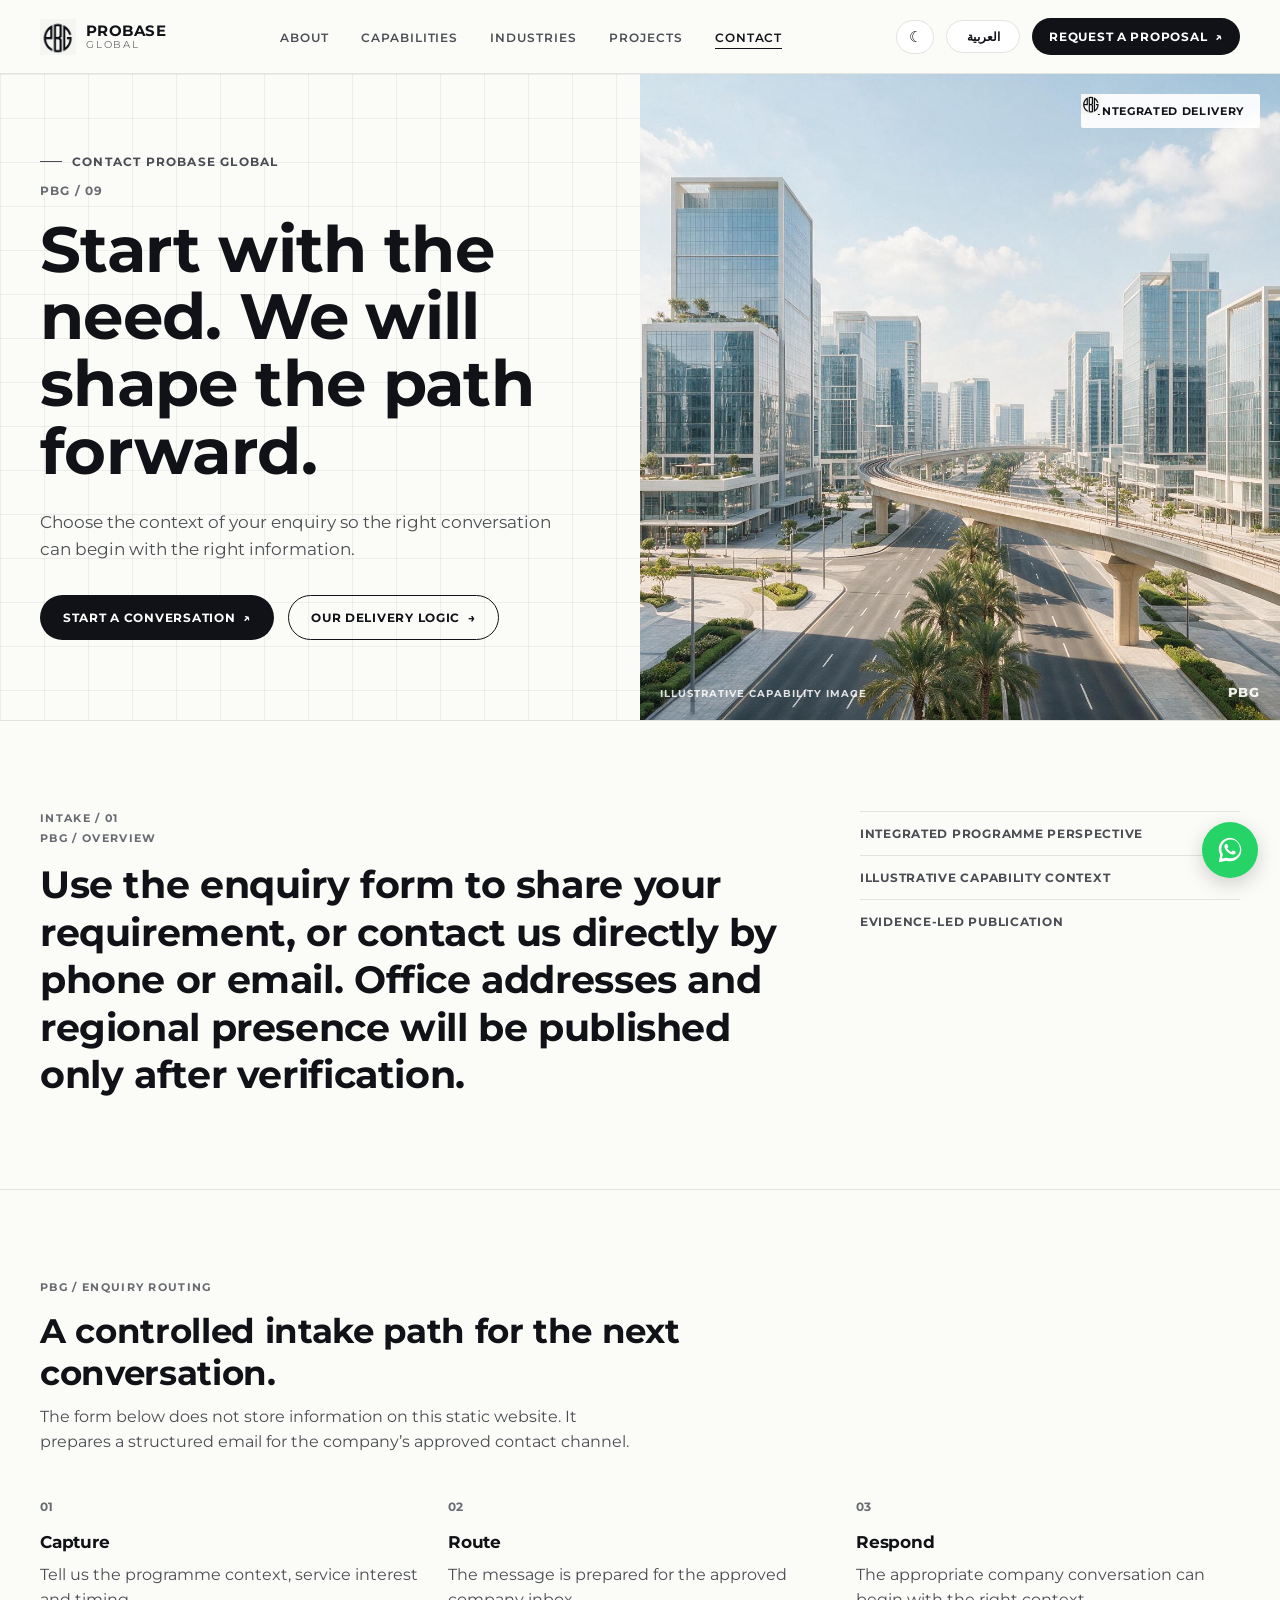
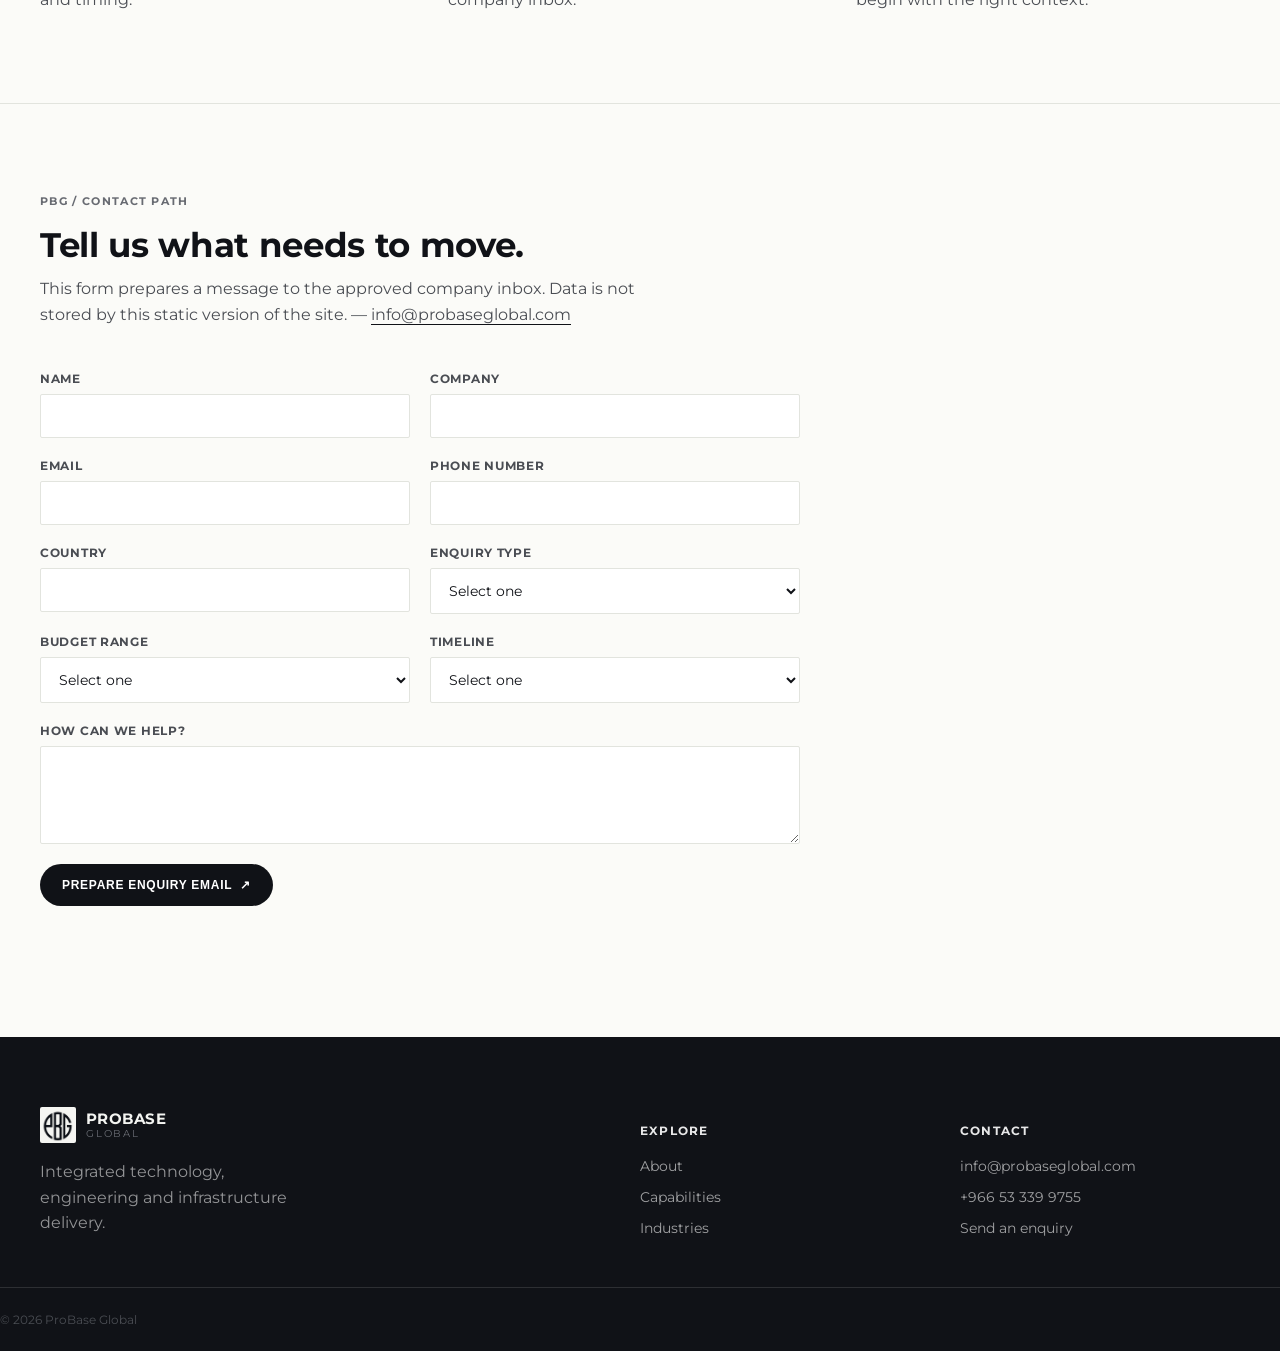
<file: contact.html>
<!doctype html>
<html lang="en">
<head>
<meta charset="UTF-8">
<meta name="viewport" content="width=device-width, initial-scale=1.0">
<title>Start with the need. We will shape the path forward. | ProBase Global</title>
<meta name="description" content="Choose the context of your enquiry so the right conversation can begin with the right information.">
<meta name="theme-color" content="#fbfbf8" media="(prefers-color-scheme: light)">
<meta name="theme-color" content="#0e1013" media="(prefers-color-scheme: dark)">
<link rel="preconnect" href="https://fonts.googleapis.com">
<link rel="preconnect" href="https://fonts.gstatic.com" crossorigin>
<link href="https://fonts.googleapis.com/css2?family=Montserrat:wght@400;600;700;800&display=swap" rel="stylesheet">
<link rel="icon" type="image/png" href="assets/img/probase-logo-mark-160_a76ad49f.png">
<meta property="og:type" content="website">
<meta property="og:site_name" content="ProBase Global">
<meta property="og:image" content="https://probaseglobal.com/assets/img/probase-hero-01.jpg">
<meta name="twitter:card" content="summary_large_image">
<link rel="stylesheet" href="css/style.css">
<script src="js/theme-init.js"></script>
<script src="js/lang-init.js"></script>
</head>
<body>
<a class="skip-link" href="#main-content">Skip to content</a>
<header class="site-header">
  <div class="wrap header-inner">
    <a class="brand" href="index.html">
      <img src="assets/img/probase-logo-mark-160_a76ad49f.png" alt="ProBase Global" class="brand-mark">
      <span class="brand-word"><strong>PROBASE</strong><small>GLOBAL</small></span>
    </a>
    <nav class="site-nav" id="site-nav">
      <ul>
        <li><a href="about.html">About</a></li>
<li><a href="capabilities.html">Capabilities</a></li>
<li><a href="industries.html">Industries</a></li>
<li><a href="projects.html">Projects</a></li>
<li><a href="contact.html" class="active" aria-current="page">Contact</a></li>
      </ul>
    </nav>
    <div class="header-actions">
      <button class="theme-toggle" type="button" aria-label="Toggle dark mode" aria-pressed="false"><span class="theme-icon"></span></button>
      <button class="lang-toggle" type="button">&#127760; العربية</button>
      <a class="btn btn-primary btn-sm" href="contact.html?type=proposal">Request a proposal <span class="arrow">&#8599;</span></a>
    </div>
    <button class="menu-toggle" type="button" aria-label="Menu" aria-expanded="false" aria-controls="site-nav">&#9776;</button>
  </div>
</header>
<main id="main-content">
<section class="hero">
  <div class="hero-grid">
    <div class="hero-copy">
      <span class="eyebrow"><i></i>Contact ProBase Global</span>
      <span class="counter">PBG / 09</span>
      <h1>Start with the need. We will shape the path forward.</h1>
      <p class="lede">Choose the context of your enquiry so the right conversation can begin with the right information.</p>
      <div class="btn-row">
        <a class="btn btn-primary" href="contact.html">Start a conversation <span class="arrow">&#8599;</span></a>
        <a class="btn btn-outline" href="delivery.html">Our delivery logic <span class="arrow">&#8594;</span></a>
      </div>
    </div>
    <div class="hero-media">
      <img src="assets/img/probase-hero-01.jpg" alt="Illustrative capability environment">
      <span class="hero-badge"><img src="assets/img/probase-logo-mark-160_a76ad49f.png" alt=""> Integrated delivery</span>
      <span class="hero-caption">Illustrative capability image</span>
      <span class="hero-mark">PBG</span>
    </div>
  </div>
</section>
<section class="overview">
  <div class="wrap overview-grid">
    <div class="overview-copy">
      <span class="tiny-label">Intake / 01</span>
      <span class="section-label">PBG / OVERVIEW</span>
      <h2>Use the enquiry form to share your requirement, or contact us directly by phone or email. Office addresses and regional presence will be published only after verification.</h2>
    </div>
    <ul class="overview-list">
      <li>Integrated programme perspective</li>
      <li>Illustrative capability context</li>
      <li>Evidence-led publication</li>
    </ul>
  </div>
</section>
<section class="routing">
  <div class="wrap">
    <span class="section-label">PBG / ENQUIRY ROUTING</span>
    <h2>A controlled intake path for the next conversation.</h2>
    <p class="capmap-sub">The form below does not store information on this static website. It prepares a structured email for the company&rsquo;s approved contact channel.</p>
    <div class="routing-grid">
      <div><span class="layer-num">01</span><h3>Capture</h3><p>Tell us the programme context, service interest and timing.</p></div>
      <div><span class="layer-num">02</span><h3>Route</h3><p>The message is prepared for the approved company inbox.</p></div>
      <div><span class="layer-num">03</span><h3>Respond</h3><p>The appropriate company conversation can begin with the right context.</p></div>
    </div>
  </div>
</section>
<section class="contact-form-section">
  <div class="wrap">
    <span class="section-label">PBG / CONTACT PATH</span>
    <h2>Tell us what needs to move.</h2>
    <p class="capmap-sub">This form prepares a message to the approved company inbox. Data is not stored by this static version of the site.
      &mdash; <a href="mailto:info@probaseglobal.com">info@probaseglobal.com</a></p>
    <form class="contact-form" id="enquiry-form">
      <div class="form-row">
        <label>Name<input type="text" name="name" autocomplete="name" required></label>
        <label>Company<input type="text" name="company" autocomplete="organization"></label>
      </div>
      <div class="form-row">
        <label>Email<input type="email" name="email" autocomplete="email" required></label>
        <label>Phone number<input type="tel" name="phone" autocomplete="tel"></label>
      </div>
      <div class="form-row">
        <label>Country<input type="text" name="country" autocomplete="country-name"></label>
        <label>Enquiry type
          <select name="type">
            <option value="">Select one</option>
            <option value="proposal">Request a proposal</option>
            <option value="expert">Talk to an expert</option>
            <option value="partnership">Partner enquiry</option>
            <option value="vendor">Vendor enquiry</option>
            <option value="prequalification">Prequalification</option>
            <option value="careers">Career application</option>
            <option value="general">General enquiry</option>
          </select>
        </label>
      </div>
      <div class="form-row">
        <label>Budget range
          <select name="budget">
            <option value="">Select one</option>
            <option>Not specified</option>
            <option>Under 250k</option>
            <option>250k&ndash;1m</option>
            <option>Over 1m</option>
          </select>
        </label>
        <label>Timeline
          <select name="timeline">
            <option value="">Select one</option>
            <option>Immediate</option>
            <option>1&ndash;3 months</option>
            <option>3&ndash;6 months</option>
            <option>Planning stage</option>
          </select>
        </label>
      </div>
      <label class="full">How can we help?<textarea name="message" rows="4"></textarea></label>
      <button type="submit" class="btn btn-primary">Prepare enquiry email <span class="arrow">&#8599;</span></button>
      <p class="form-status" role="status" aria-live="polite"></p>
    </form>
  </div>
</section>
</main>
<footer class="site-footer">
  <div class="wrap footer-inner">
    <div class="footer-col footer-brand">
      <a class="brand" href="index.html">
        <img src="assets/img/probase-logo-mark-160_a76ad49f.png" alt="ProBase Global" class="brand-mark brand-mark--light">
        <span class="brand-word"><strong>PROBASE</strong><small>GLOBAL</small></span>
      </a>
      <p>Integrated technology, engineering and infrastructure delivery.</p>
    </div>
    <div class="footer-col">
      <h4>Explore</h4>
      <ul>
        <li><a href="about.html">About</a></li>
        <li><a href="capabilities.html">Capabilities</a></li>
        <li><a href="industries.html">Industries</a></li>
      </ul>
    </div>
    <div class="footer-col">
      <h4>Contact</h4>
      <ul>
        <li><a href="mailto:info@probaseglobal.com">info@probaseglobal.com</a></li>
        <li><a href="tel:+966533399755">+966 53 339 9755</a></li>
        <li><a href="contact.html">Send an enquiry</a></li>
      </ul>
    </div>
  </div>
  <div class="wrap footer-bottom">
    <p>&copy; 2026 ProBase Global</p>
  </div>
</footer>
<script src="js/main.js"></script>
<script src="js/i18n.js"></script>
</body>
</html>
</file>
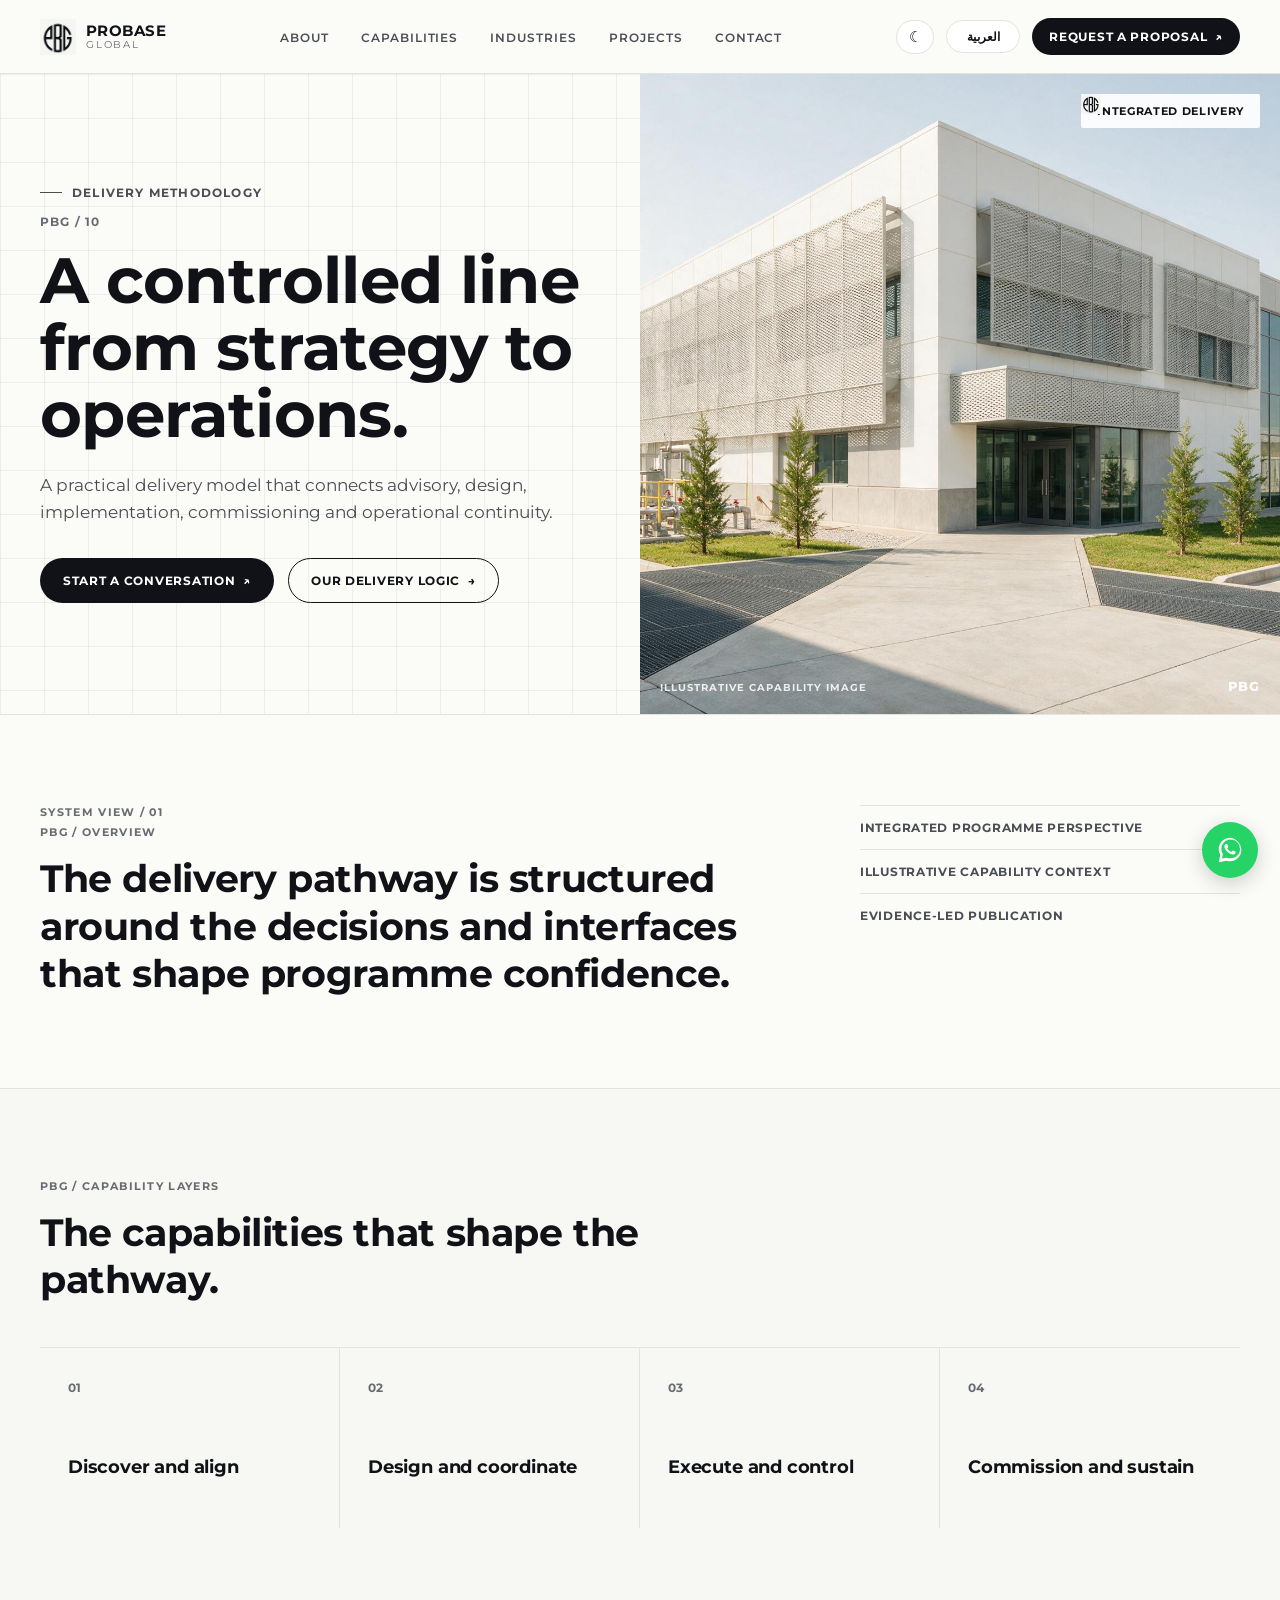
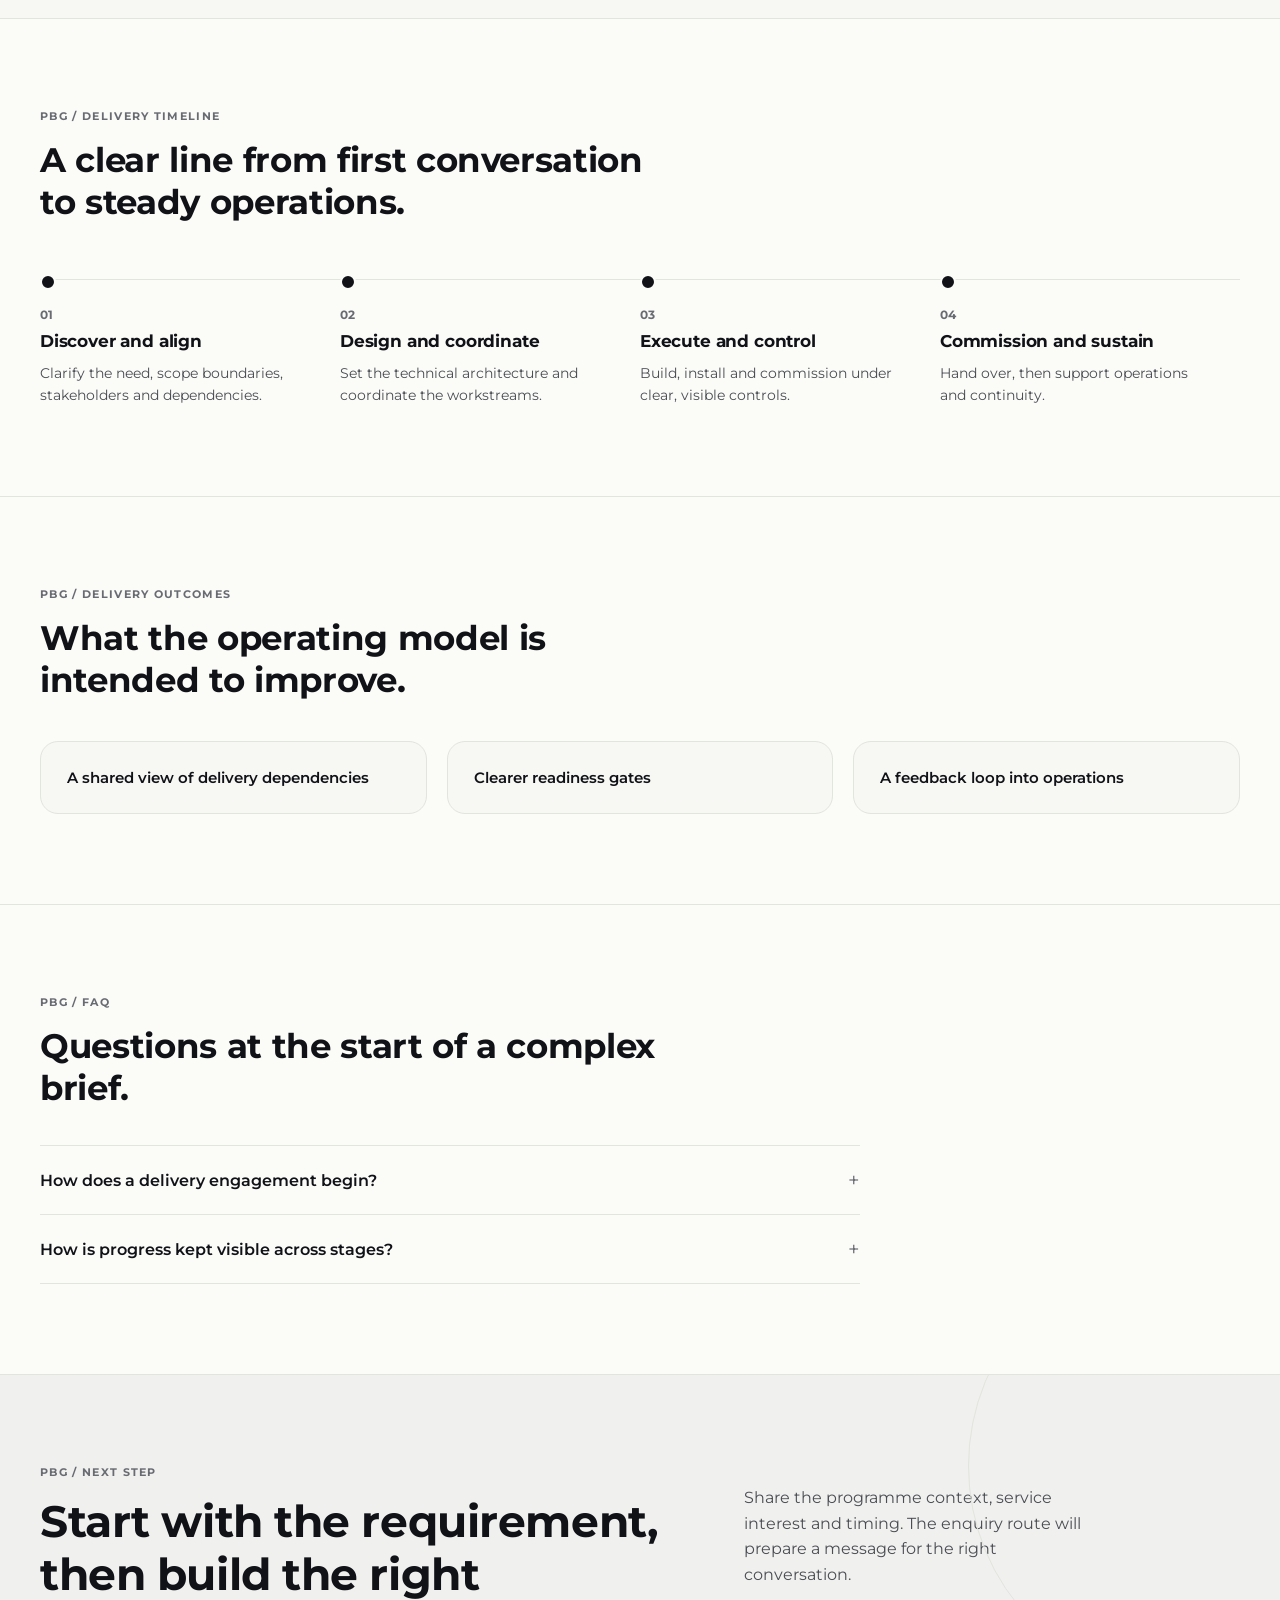
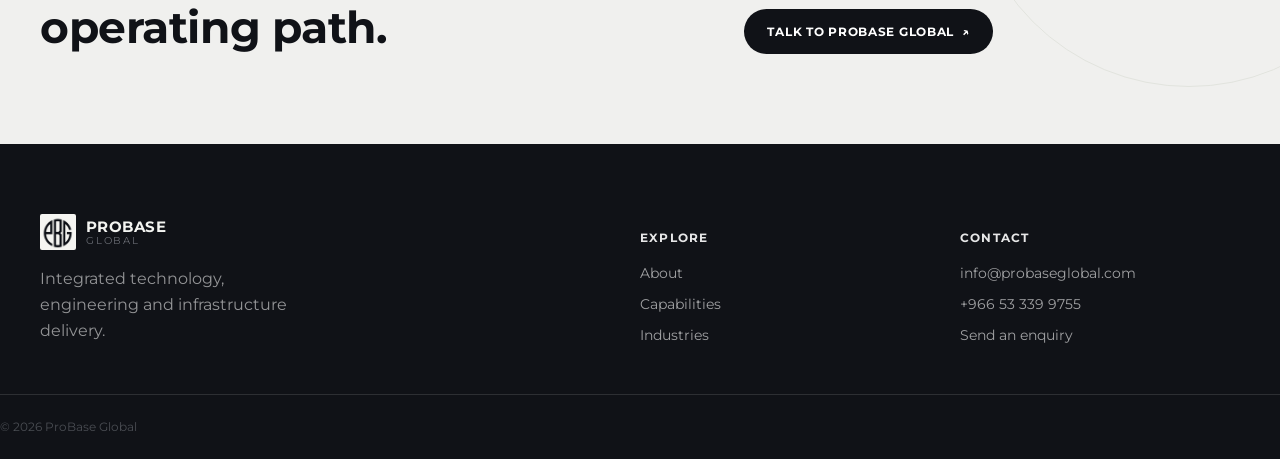
<file: delivery.html>
<!doctype html>
<html lang="en">
<head>
<meta charset="UTF-8">
<meta name="viewport" content="width=device-width, initial-scale=1.0">
<title>A controlled line from strategy to operations. | ProBase Global</title>
<meta name="description" content="A practical delivery model that connects advisory, design, implementation, commissioning and operational continuity.">
<meta name="theme-color" content="#fbfbf8" media="(prefers-color-scheme: light)">
<meta name="theme-color" content="#0e1013" media="(prefers-color-scheme: dark)">
<link rel="preconnect" href="https://fonts.googleapis.com">
<link rel="preconnect" href="https://fonts.gstatic.com" crossorigin>
<link href="https://fonts.googleapis.com/css2?family=Montserrat:wght@400;600;700;800&display=swap" rel="stylesheet">
<link rel="icon" type="image/png" href="assets/img/probase-logo-mark-160_a76ad49f.png">
<meta property="og:type" content="website">
<meta property="og:site_name" content="ProBase Global">
<meta property="og:image" content="https://probaseglobal.com/assets/img/probase-hero-01.jpg">
<meta name="twitter:card" content="summary_large_image">
<link rel="stylesheet" href="css/style.css">
<script src="js/theme-init.js"></script>
<script src="js/lang-init.js"></script>
</head>
<body>
<a class="skip-link" href="#main-content">Skip to content</a>
<header class="site-header">
  <div class="wrap header-inner">
    <a class="brand" href="index.html">
      <img src="assets/img/probase-logo-mark-160_a76ad49f.png" alt="ProBase Global" class="brand-mark">
      <span class="brand-word"><strong>PROBASE</strong><small>GLOBAL</small></span>
    </a>
    <nav class="site-nav" id="site-nav">
      <ul>
        <li><a href="about.html">About</a></li>
<li><a href="capabilities.html">Capabilities</a></li>
<li><a href="industries.html">Industries</a></li>
<li><a href="projects.html">Projects</a></li>
<li><a href="contact.html">Contact</a></li>
      </ul>
    </nav>
    <div class="header-actions">
      <button class="theme-toggle" type="button" aria-label="Toggle dark mode" aria-pressed="false"><span class="theme-icon"></span></button>
      <button class="lang-toggle" type="button">&#127760; العربية</button>
      <a class="btn btn-primary btn-sm" href="contact.html?type=proposal">Request a proposal <span class="arrow">&#8599;</span></a>
    </div>
    <button class="menu-toggle" type="button" aria-label="Menu" aria-expanded="false" aria-controls="site-nav">&#9776;</button>
  </div>
</header>
<main id="main-content">
<section class="hero">
  <div class="hero-grid">
    <div class="hero-copy">
      <span class="eyebrow"><i></i>Delivery methodology</span>
      <span class="counter">PBG / 10</span>
      <h1>A controlled line from strategy to operations.</h1>
      <p class="lede">A practical delivery model that connects advisory, design, implementation, commissioning and operational continuity.</p>
      <div class="btn-row">
        <a class="btn btn-primary" href="contact.html">Start a conversation <span class="arrow">&#8599;</span></a>
        <a class="btn btn-outline" href="delivery.html">Our delivery logic <span class="arrow">&#8594;</span></a>
      </div>
    </div>
    <div class="hero-media">
      <img src="assets/img/probase-engineering-01.jpg" alt="Illustrative capability environment">
      <span class="hero-badge"><img src="assets/img/probase-logo-mark-160_a76ad49f.png" alt=""> Integrated delivery</span>
      <span class="hero-caption">Illustrative capability image</span>
      <span class="hero-mark">PBG</span>
    </div>
  </div>
</section>
<section class="overview">
  <div class="wrap overview-grid">
    <div class="overview-copy">
      <span class="tiny-label">System view / 01</span>
      <span class="section-label">PBG / OVERVIEW</span>
      <h2>The delivery pathway is structured around the decisions and interfaces that shape programme confidence.</h2>
    </div>
    <ul class="overview-list">
      <li>Integrated programme perspective</li>
      <li>Illustrative capability context</li>
      <li>Evidence-led publication</li>
    </ul>
  </div>
</section>
<section class="layers">
  <div class="wrap">
    <span class="section-label">PBG / CAPABILITY LAYERS</span>
    <h2>The capabilities that shape the pathway.</h2>
    <div class="layer-grid layer-grid--4">
      <article class="layer-card">
      <span class="layer-num">01</span>
      <h3>Discover and align</h3>
    </article>
<article class="layer-card">
      <span class="layer-num">02</span>
      <h3>Design and coordinate</h3>
    </article>
<article class="layer-card">
      <span class="layer-num">03</span>
      <h3>Execute and control</h3>
    </article>
<article class="layer-card">
      <span class="layer-num">04</span>
      <h3>Commission and sustain</h3>
    </article>
    </div>
  </div>
</section>
<section class="timeline">
  <div class="wrap">
    <span class="section-label">PBG / DELIVERY TIMELINE</span>
    <h2>A clear line from first conversation to steady operations.</h2>
    <div class="timeline-track">
      <div class="timeline-step"><span class="t-num">01</span><h3>Discover and align</h3><p>Clarify the need, scope boundaries, stakeholders and dependencies.</p></div>
      <div class="timeline-step"><span class="t-num">02</span><h3>Design and coordinate</h3><p>Set the technical architecture and coordinate the workstreams.</p></div>
      <div class="timeline-step"><span class="t-num">03</span><h3>Execute and control</h3><p>Build, install and commission under clear, visible controls.</p></div>
      <div class="timeline-step"><span class="t-num">04</span><h3>Commission and sustain</h3><p>Hand over, then support operations and continuity.</p></div>
    </div>
  </div>
</section>
<section class="outcomes">
  <div class="wrap">
    <span class="section-label">PBG / DELIVERY OUTCOMES</span>
    <h2>What the operating model is intended to improve.</h2>
    <ul class="outcomes-list">
      <li>A shared view of delivery dependencies</li>
<li>Clearer readiness gates</li>
<li>A feedback loop into operations</li>
    </ul>
  </div>
</section>
<section class="faq">
  <div class="wrap">
    <span class="section-label">PBG / FAQ</span>
    <h2>Questions at the start of a complex brief.</h2>
    <div class="faq-list">
      <div class="faq-item">
      <button class="faq-q" type="button" aria-expanded="false">How does a delivery engagement begin?<span class="faq-icon">+</span></button>
      <div class="faq-a"><p>It starts by clarifying the operating need, scope boundaries, stakeholders and dependencies before a pathway is proposed.</p></div>
    </div>
<div class="faq-item">
      <button class="faq-q" type="button" aria-expanded="false">How is progress kept visible across stages?<span class="faq-icon">+</span></button>
      <div class="faq-a"><p>Readiness gates and clear handovers between stages give a shared view of dependencies and status.</p></div>
    </div>
    </div>
  </div>
</section>
<section class="next-step">
  <div class="wrap next-step-grid">
    <div>
      <span class="section-label">PBG / NEXT STEP</span>
      <h2>Start with the requirement, then build the right operating path.</h2>
    </div>
    <div class="next-step-side">
      <p>Share the programme context, service interest and timing. The enquiry route will prepare a message for the right conversation.</p>
      <a class="btn btn-primary" href="contact.html?source=/delivery">Talk to ProBase Global <span class="arrow">&#8599;</span></a>
    </div>
  </div>
</section>
</main>
<footer class="site-footer">
  <div class="wrap footer-inner">
    <div class="footer-col footer-brand">
      <a class="brand" href="index.html">
        <img src="assets/img/probase-logo-mark-160_a76ad49f.png" alt="ProBase Global" class="brand-mark brand-mark--light">
        <span class="brand-word"><strong>PROBASE</strong><small>GLOBAL</small></span>
      </a>
      <p>Integrated technology, engineering and infrastructure delivery.</p>
    </div>
    <div class="footer-col">
      <h4>Explore</h4>
      <ul>
        <li><a href="about.html">About</a></li>
        <li><a href="capabilities.html">Capabilities</a></li>
        <li><a href="industries.html">Industries</a></li>
      </ul>
    </div>
    <div class="footer-col">
      <h4>Contact</h4>
      <ul>
        <li><a href="mailto:info@probaseglobal.com">info@probaseglobal.com</a></li>
        <li><a href="tel:+966533399755">+966 53 339 9755</a></li>
        <li><a href="contact.html">Send an enquiry</a></li>
      </ul>
    </div>
  </div>
  <div class="wrap footer-bottom">
    <p>&copy; 2026 ProBase Global</p>
  </div>
</footer>
<script src="js/main.js"></script>
<script src="js/i18n.js"></script>
</body>
</html>
</file>
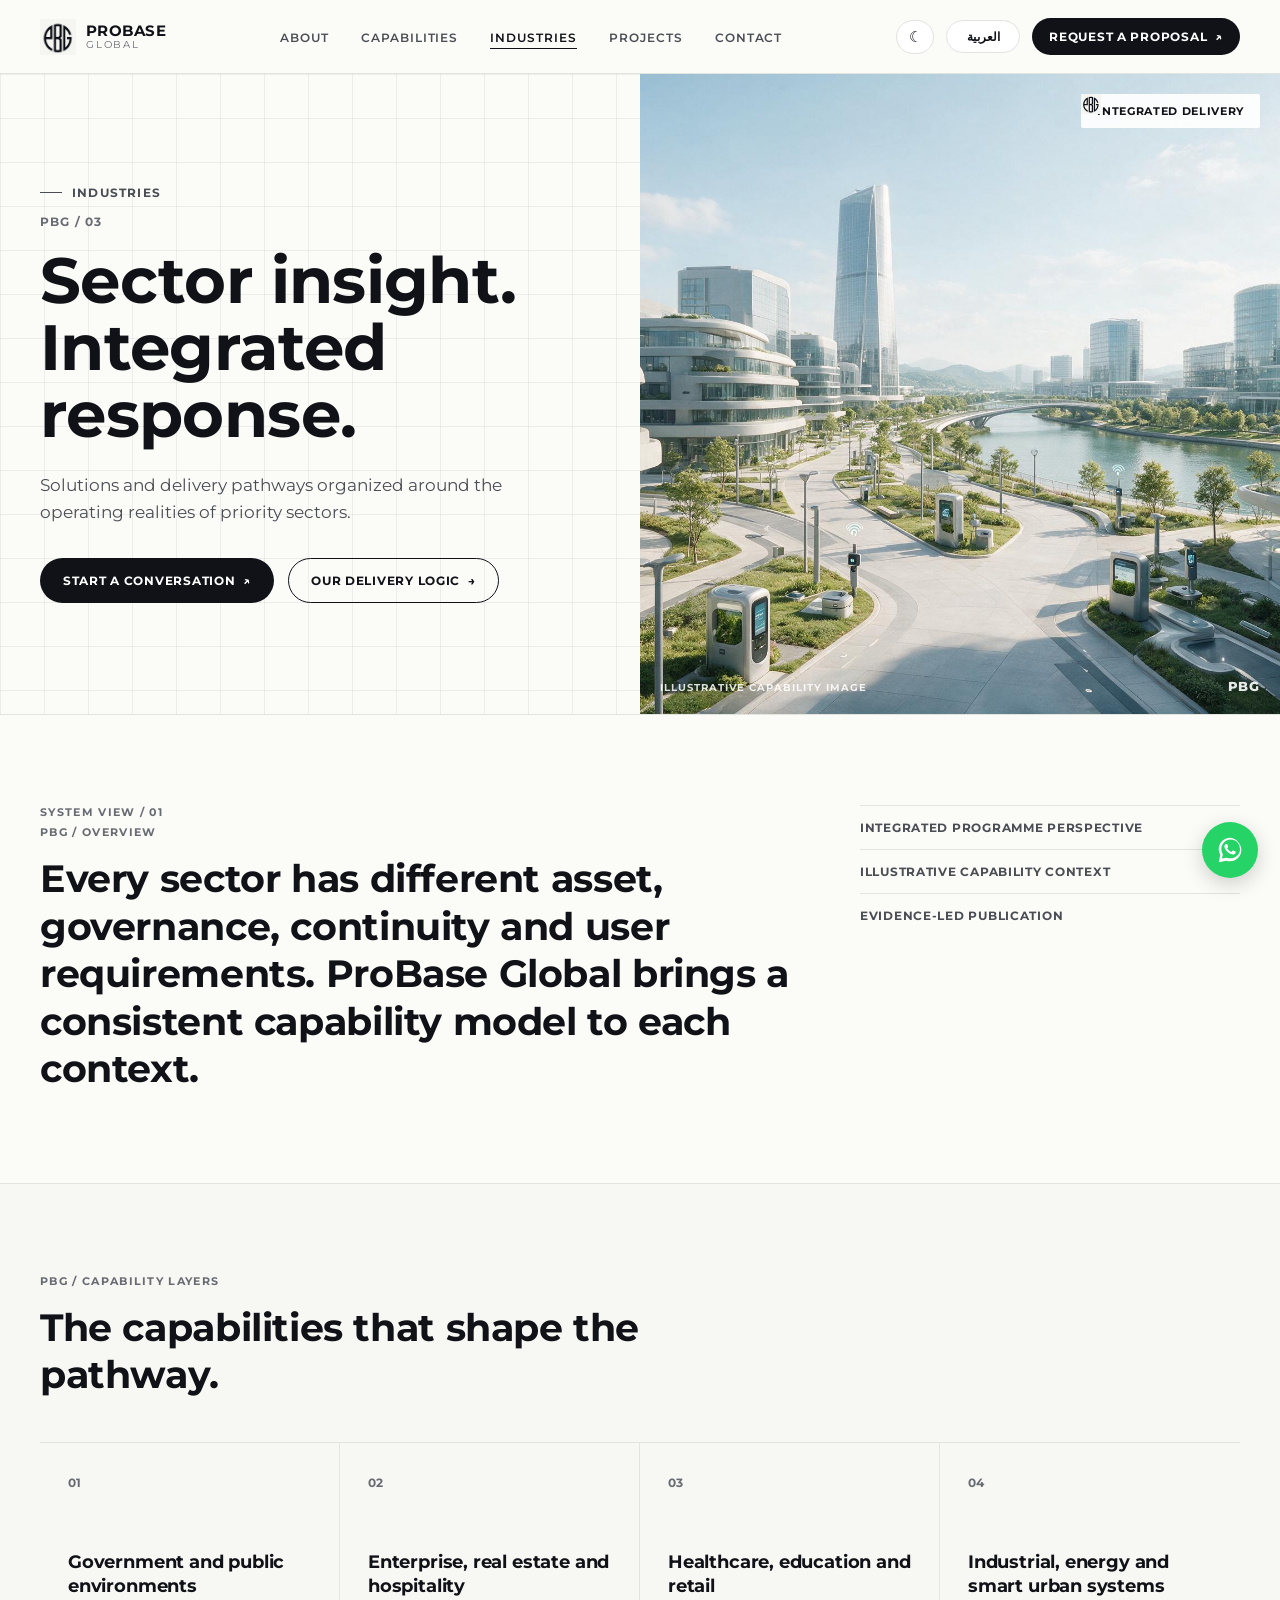
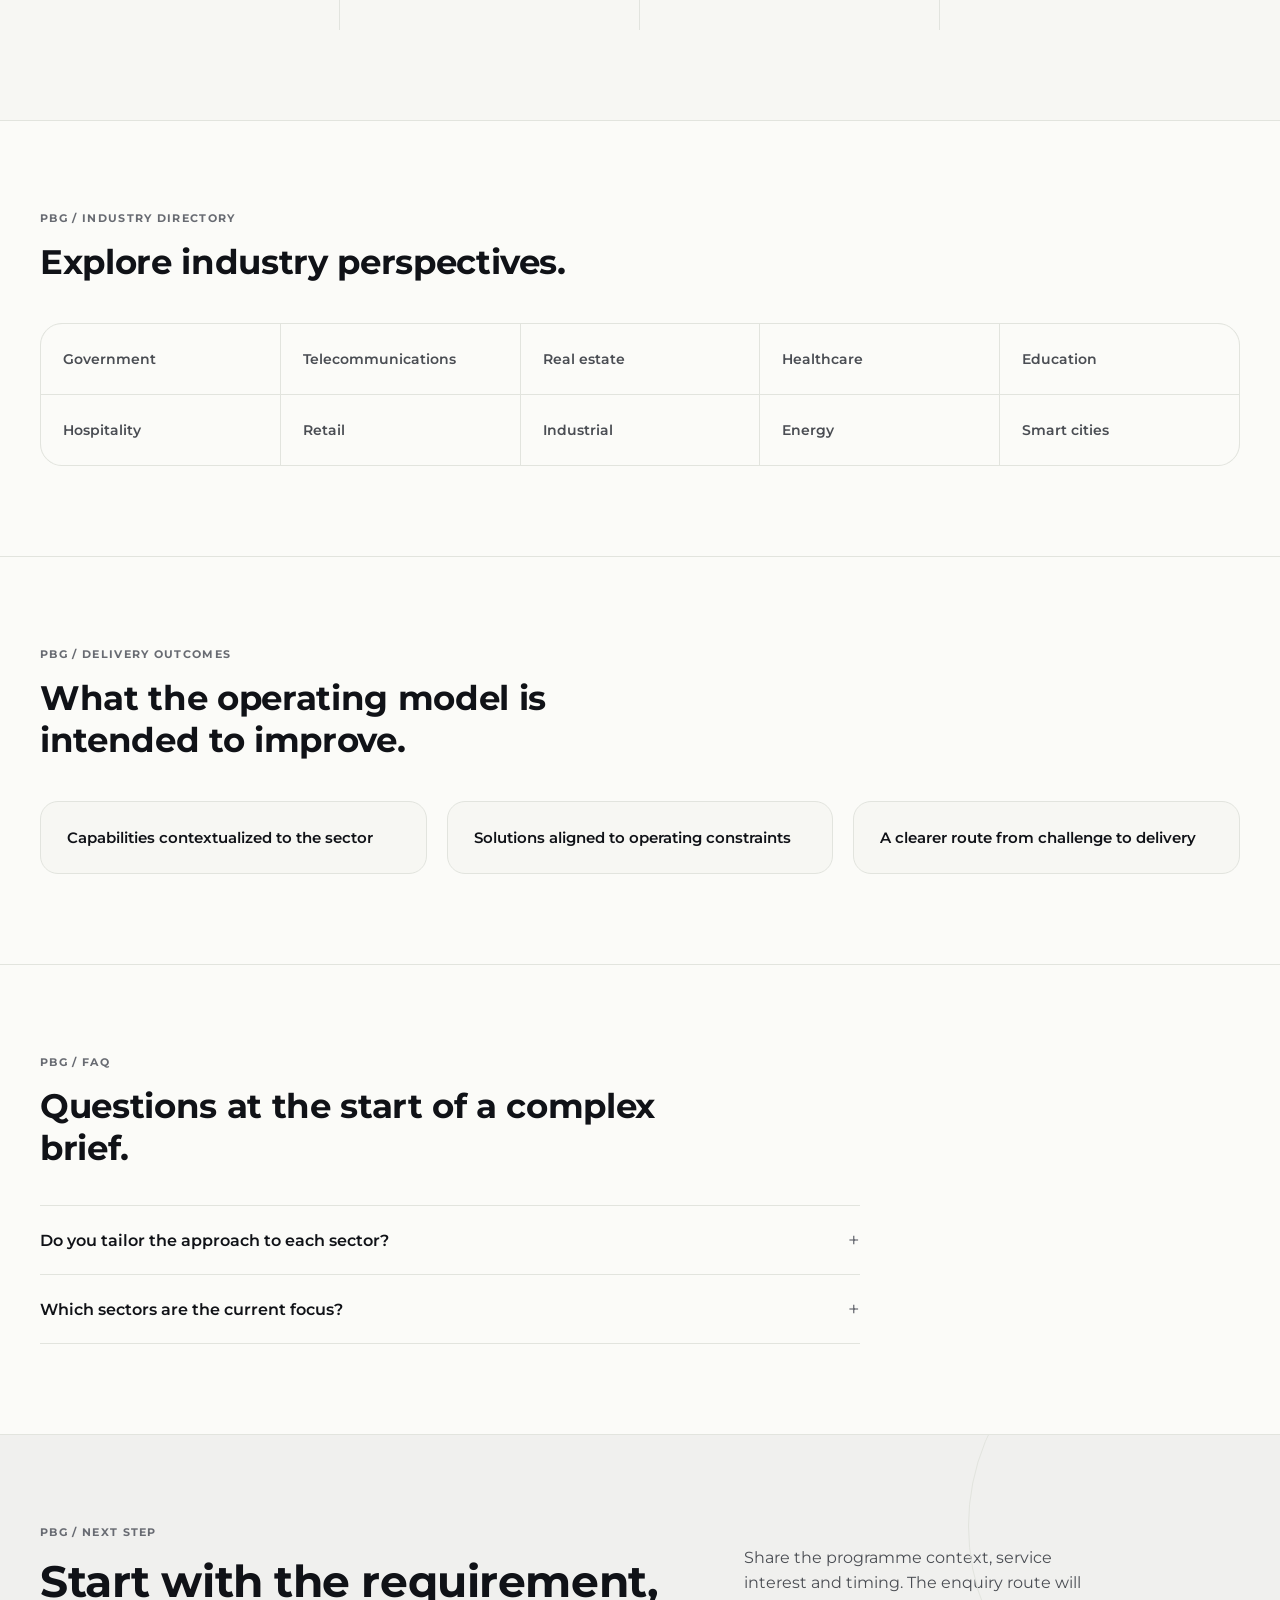
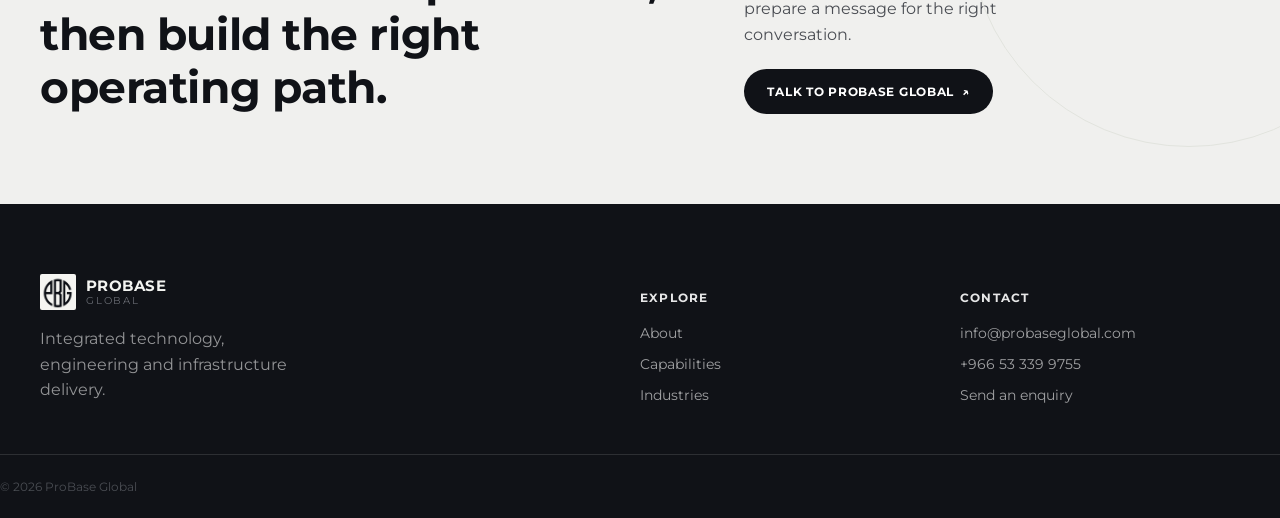
<file: industries.html>
<!doctype html>
<html lang="en">
<head>
<meta charset="UTF-8">
<meta name="viewport" content="width=device-width, initial-scale=1.0">
<title>Sector insight. Integrated response. | ProBase Global</title>
<meta name="description" content="Solutions and delivery pathways organized around the operating realities of priority sectors.">
<meta name="theme-color" content="#fbfbf8" media="(prefers-color-scheme: light)">
<meta name="theme-color" content="#0e1013" media="(prefers-color-scheme: dark)">
<link rel="preconnect" href="https://fonts.googleapis.com">
<link rel="preconnect" href="https://fonts.gstatic.com" crossorigin>
<link href="https://fonts.googleapis.com/css2?family=Montserrat:wght@400;600;700;800&display=swap" rel="stylesheet">
<link rel="icon" type="image/png" href="assets/img/probase-logo-mark-160_a76ad49f.png">
<meta property="og:type" content="website">
<meta property="og:site_name" content="ProBase Global">
<meta property="og:image" content="https://probaseglobal.com/assets/img/probase-hero-01.jpg">
<meta name="twitter:card" content="summary_large_image">
<link rel="stylesheet" href="css/style.css">
<script src="js/theme-init.js"></script>
<script src="js/lang-init.js"></script>
</head>
<body>
<a class="skip-link" href="#main-content">Skip to content</a>
<header class="site-header">
  <div class="wrap header-inner">
    <a class="brand" href="index.html">
      <img src="assets/img/probase-logo-mark-160_a76ad49f.png" alt="ProBase Global" class="brand-mark">
      <span class="brand-word"><strong>PROBASE</strong><small>GLOBAL</small></span>
    </a>
    <nav class="site-nav" id="site-nav">
      <ul>
        <li><a href="about.html">About</a></li>
<li><a href="capabilities.html">Capabilities</a></li>
<li><a href="industries.html" class="active" aria-current="page">Industries</a></li>
<li><a href="projects.html">Projects</a></li>
<li><a href="contact.html">Contact</a></li>
      </ul>
    </nav>
    <div class="header-actions">
      <button class="theme-toggle" type="button" aria-label="Toggle dark mode" aria-pressed="false"><span class="theme-icon"></span></button>
      <button class="lang-toggle" type="button">&#127760; العربية</button>
      <a class="btn btn-primary btn-sm" href="contact.html?type=proposal">Request a proposal <span class="arrow">&#8599;</span></a>
    </div>
    <button class="menu-toggle" type="button" aria-label="Menu" aria-expanded="false" aria-controls="site-nav">&#9776;</button>
  </div>
</header>
<main id="main-content">
<section class="hero">
  <div class="hero-grid">
    <div class="hero-copy">
      <span class="eyebrow"><i></i>Industries</span>
      <span class="counter">PBG / 03</span>
      <h1>Sector insight. Integrated response.</h1>
      <p class="lede">Solutions and delivery pathways organized around the operating realities of priority sectors.</p>
      <div class="btn-row">
        <a class="btn btn-primary" href="contact.html">Start a conversation <span class="arrow">&#8599;</span></a>
        <a class="btn btn-outline" href="delivery.html">Our delivery logic <span class="arrow">&#8594;</span></a>
      </div>
    </div>
    <div class="hero-media">
      <img src="assets/img/probase-smartcity-01.jpg" alt="Illustrative capability environment">
      <span class="hero-badge"><img src="assets/img/probase-logo-mark-160_a76ad49f.png" alt=""> Integrated delivery</span>
      <span class="hero-caption">Illustrative capability image</span>
      <span class="hero-mark">PBG</span>
    </div>
  </div>
</section>
<section class="overview">
  <div class="wrap overview-grid">
    <div class="overview-copy">
      <span class="tiny-label">System view / 01</span>
      <span class="section-label">PBG / OVERVIEW</span>
      <h2>Every sector has different asset, governance, continuity and user requirements. ProBase Global brings a consistent capability model to each context.</h2>
    </div>
    <ul class="overview-list">
      <li>Integrated programme perspective</li>
      <li>Illustrative capability context</li>
      <li>Evidence-led publication</li>
    </ul>
  </div>
</section>
<section class="layers">
  <div class="wrap">
    <span class="section-label">PBG / CAPABILITY LAYERS</span>
    <h2>The capabilities that shape the pathway.</h2>
    <div class="layer-grid layer-grid--4">
      <article class="layer-card">
      <span class="layer-num">01</span>
      <h3>Government and public environments</h3>
    </article>
<article class="layer-card">
      <span class="layer-num">02</span>
      <h3>Enterprise, real estate and hospitality</h3>
    </article>
<article class="layer-card">
      <span class="layer-num">03</span>
      <h3>Healthcare, education and retail</h3>
    </article>
<article class="layer-card">
      <span class="layer-num">04</span>
      <h3>Industrial, energy and smart urban systems</h3>
    </article>
    </div>
  </div>
</section>
<section class="directory">
  <div class="wrap">
    <span class="section-label">PBG / INDUSTRY DIRECTORY</span>
    <h2>Explore industry perspectives.</h2>
    <div class="directory-grid">
      <span class="dir-item">Government</span>
<span class="dir-item">Telecommunications</span>
<span class="dir-item">Real estate</span>
<span class="dir-item">Healthcare</span>
<span class="dir-item">Education</span>
<span class="dir-item">Hospitality</span>
<span class="dir-item">Retail</span>
<span class="dir-item">Industrial</span>
<span class="dir-item">Energy</span>
<span class="dir-item">Smart cities</span>
    </div>
  </div>
</section>
<section class="outcomes">
  <div class="wrap">
    <span class="section-label">PBG / DELIVERY OUTCOMES</span>
    <h2>What the operating model is intended to improve.</h2>
    <ul class="outcomes-list">
      <li>Capabilities contextualized to the sector</li>
<li>Solutions aligned to operating constraints</li>
<li>A clearer route from challenge to delivery</li>
    </ul>
  </div>
</section>
<section class="faq">
  <div class="wrap">
    <span class="section-label">PBG / FAQ</span>
    <h2>Questions at the start of a complex brief.</h2>
    <div class="faq-list">
      <div class="faq-item">
      <button class="faq-q" type="button" aria-expanded="false">Do you tailor the approach to each sector?<span class="faq-icon">+</span></button>
      <div class="faq-a"><p>The capability model stays consistent, but it is shaped to the asset, governance, continuity and user requirements of each sector.</p></div>
    </div>
<div class="faq-item">
      <button class="faq-q" type="button" aria-expanded="false">Which sectors are the current focus?<span class="faq-icon">+</span></button>
      <div class="faq-a"><p>Government, enterprise, real estate, healthcare, education, hospitality, retail, industrial, energy and smart urban systems.</p></div>
    </div>
    </div>
  </div>
</section>
<section class="next-step">
  <div class="wrap next-step-grid">
    <div>
      <span class="section-label">PBG / NEXT STEP</span>
      <h2>Start with the requirement, then build the right operating path.</h2>
    </div>
    <div class="next-step-side">
      <p>Share the programme context, service interest and timing. The enquiry route will prepare a message for the right conversation.</p>
      <a class="btn btn-primary" href="contact.html?source=/industries">Talk to ProBase Global <span class="arrow">&#8599;</span></a>
    </div>
  </div>
</section>
</main>
<footer class="site-footer">
  <div class="wrap footer-inner">
    <div class="footer-col footer-brand">
      <a class="brand" href="index.html">
        <img src="assets/img/probase-logo-mark-160_a76ad49f.png" alt="ProBase Global" class="brand-mark brand-mark--light">
        <span class="brand-word"><strong>PROBASE</strong><small>GLOBAL</small></span>
      </a>
      <p>Integrated technology, engineering and infrastructure delivery.</p>
    </div>
    <div class="footer-col">
      <h4>Explore</h4>
      <ul>
        <li><a href="about.html">About</a></li>
        <li><a href="capabilities.html">Capabilities</a></li>
        <li><a href="industries.html">Industries</a></li>
      </ul>
    </div>
    <div class="footer-col">
      <h4>Contact</h4>
      <ul>
        <li><a href="mailto:info@probaseglobal.com">info@probaseglobal.com</a></li>
        <li><a href="tel:+966533399755">+966 53 339 9755</a></li>
        <li><a href="contact.html">Send an enquiry</a></li>
      </ul>
    </div>
  </div>
  <div class="wrap footer-bottom">
    <p>&copy; 2026 ProBase Global</p>
  </div>
</footer>
<script src="js/main.js"></script>
<script src="js/i18n.js"></script>
</body>
</html>
</file>
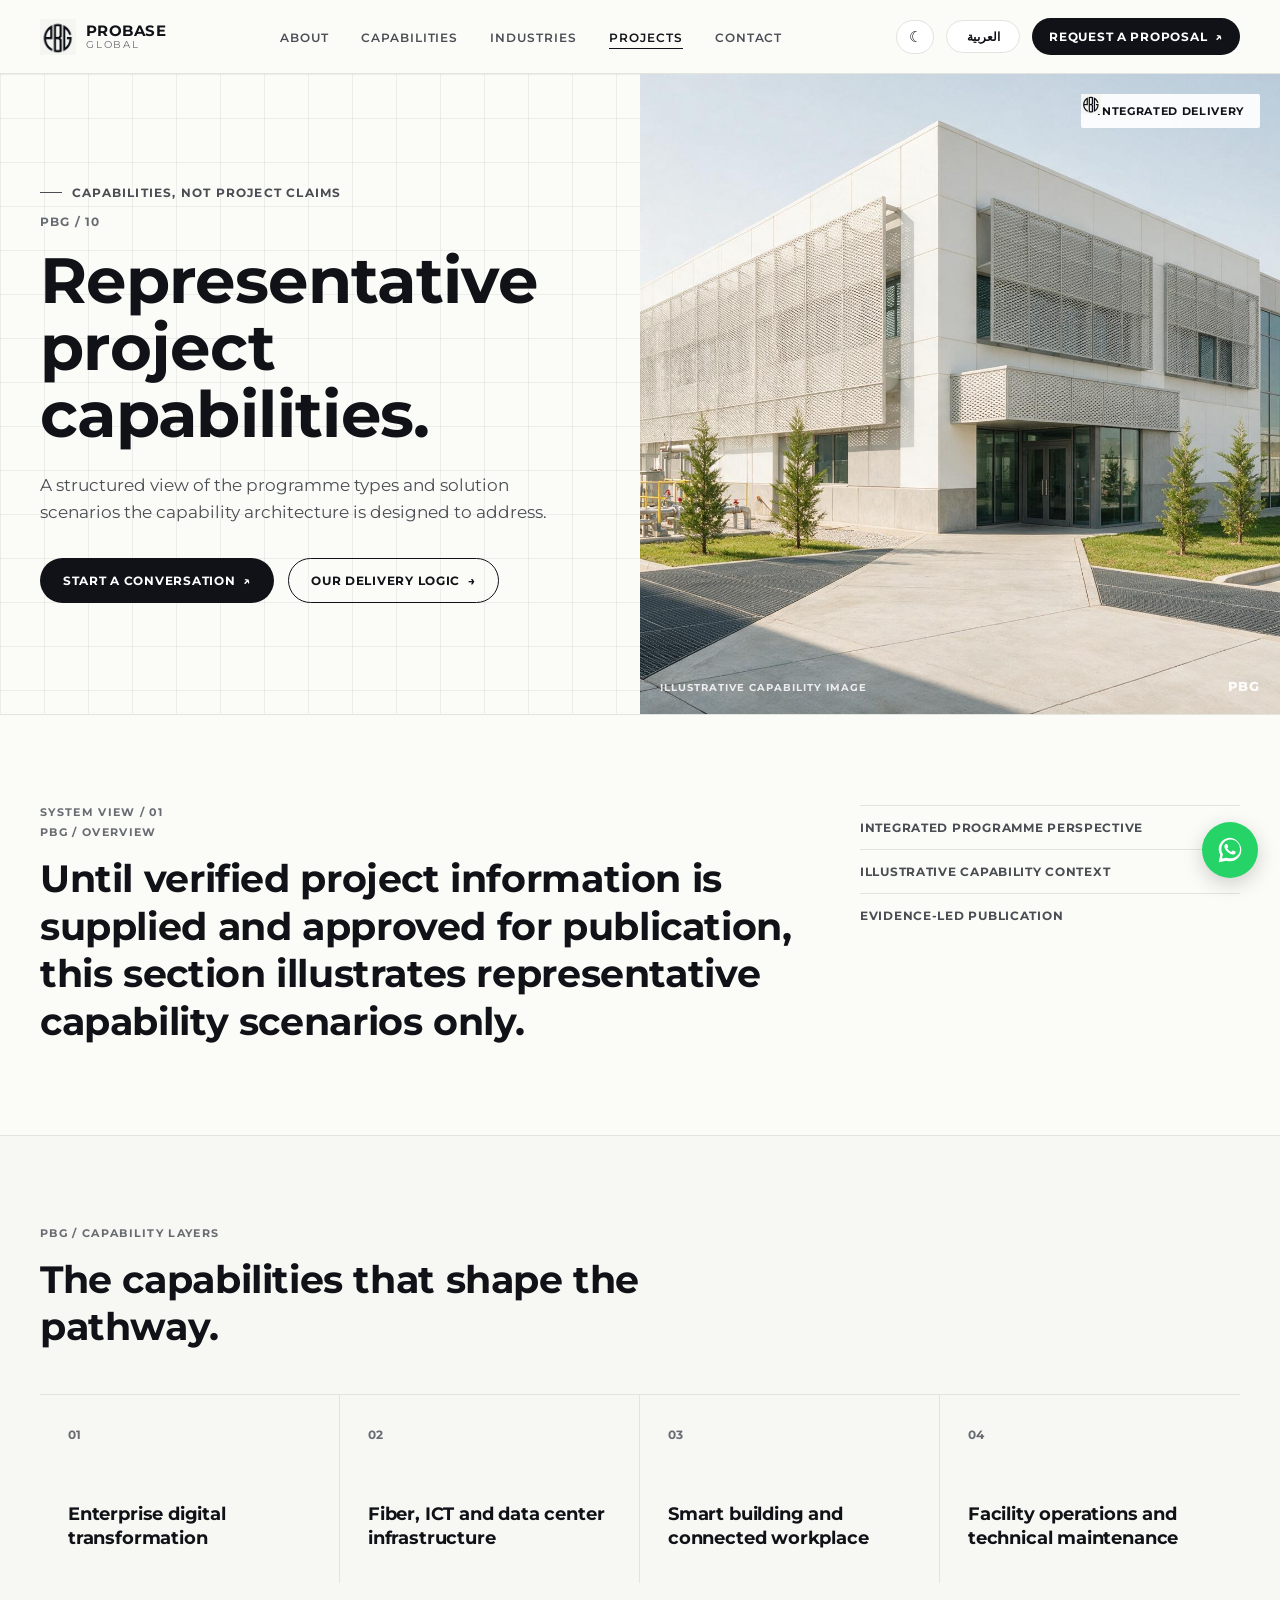
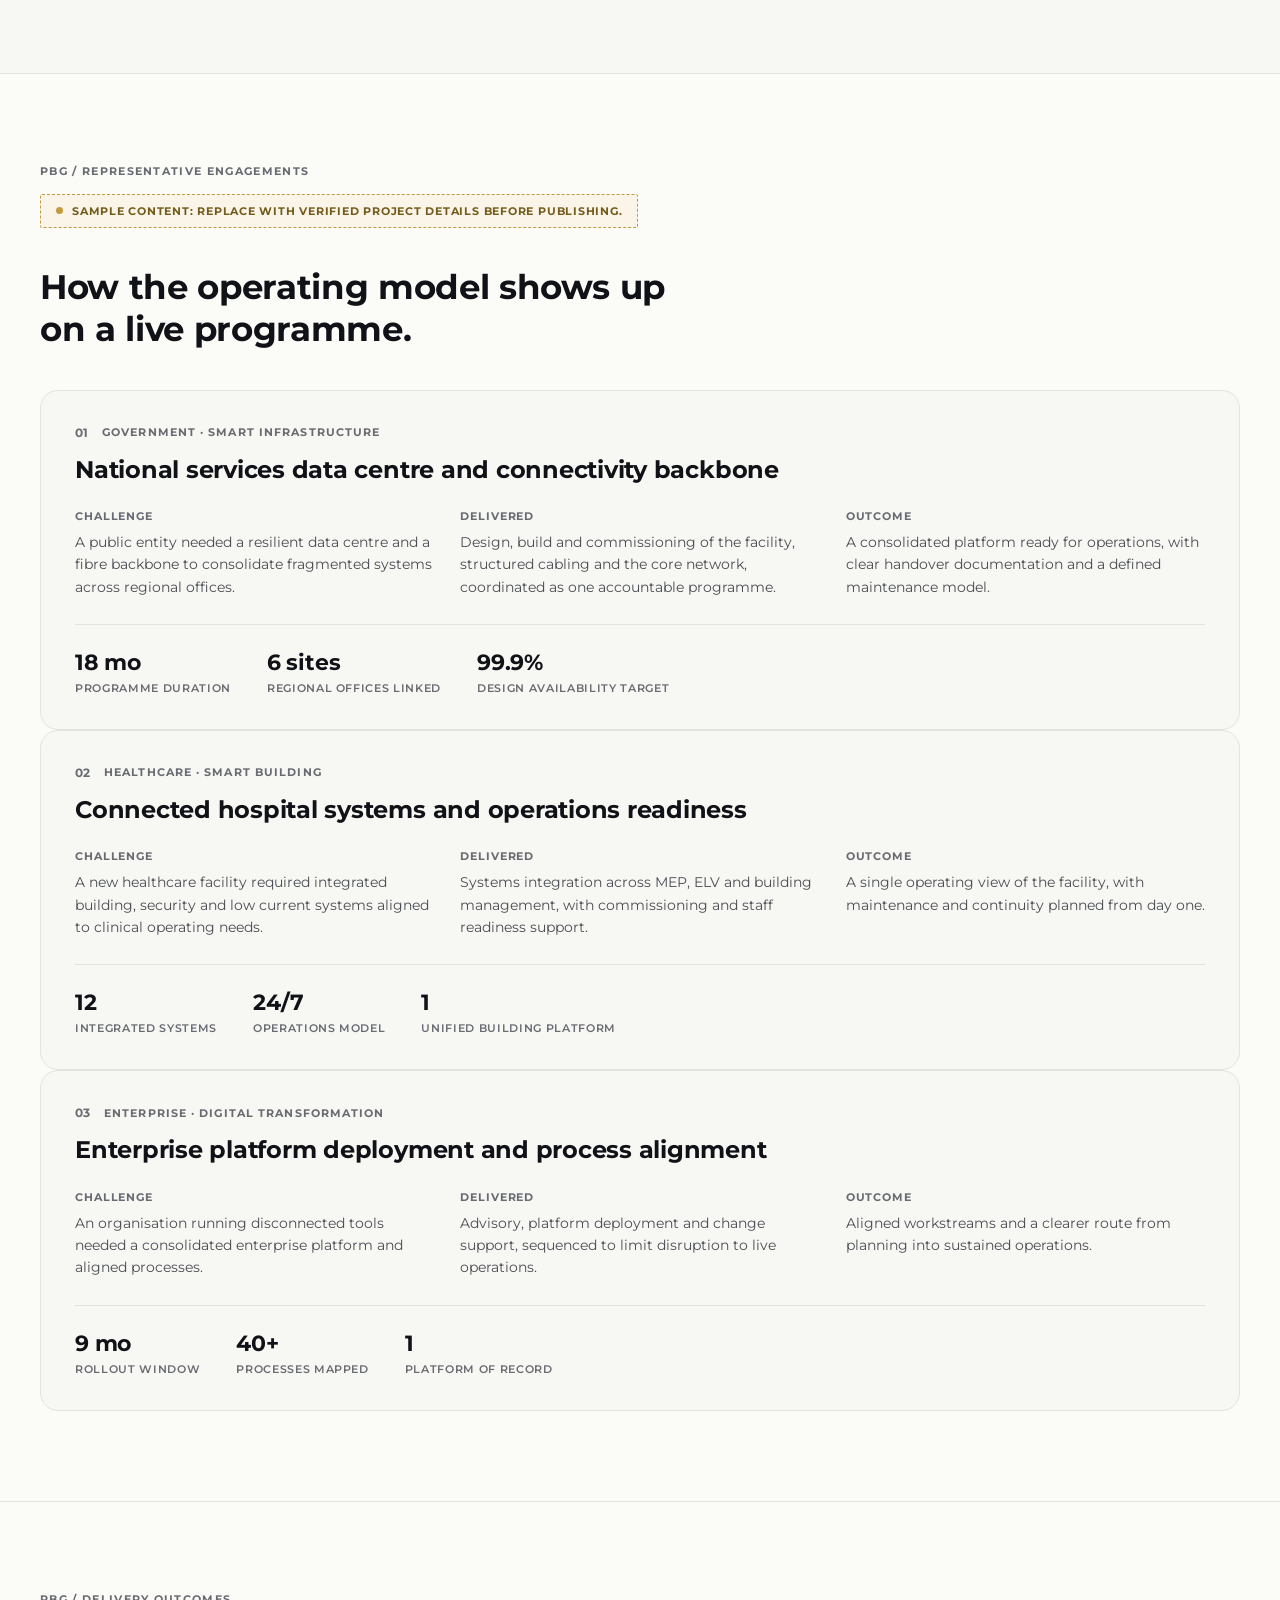
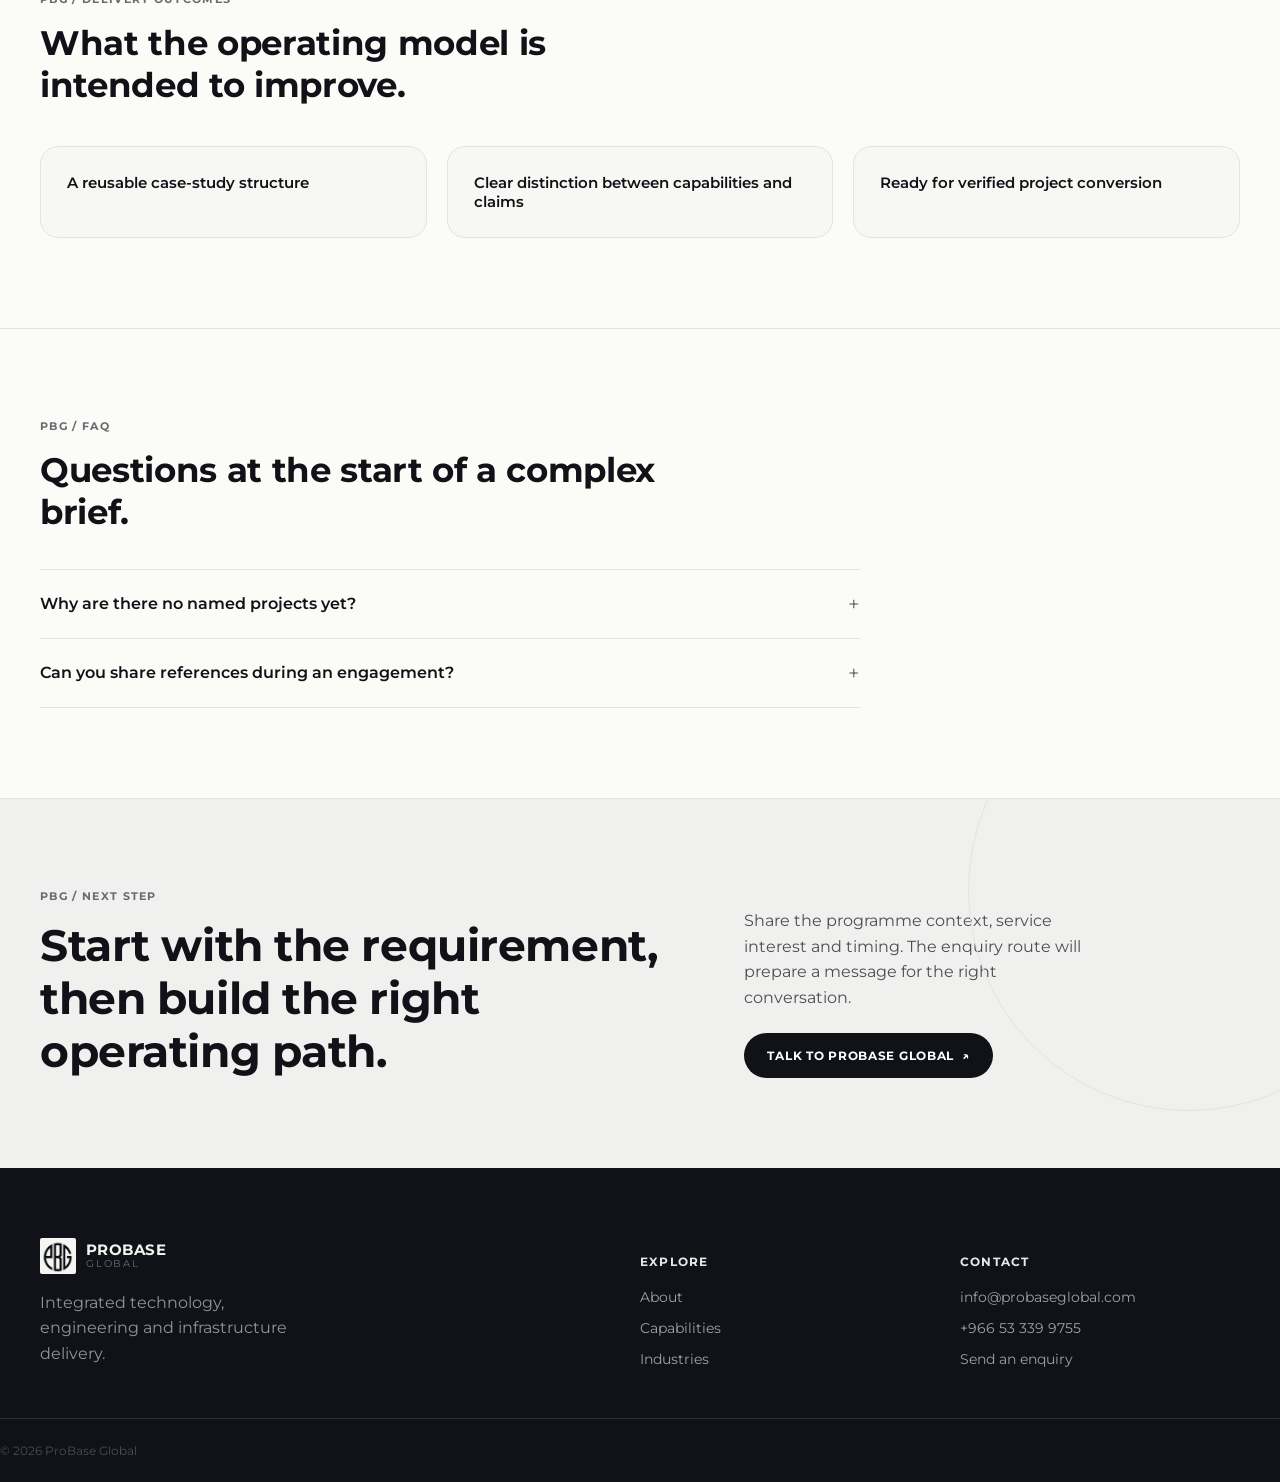
<file: projects.html>
<!doctype html>
<html lang="en">
<head>
<meta charset="UTF-8">
<meta name="viewport" content="width=device-width, initial-scale=1.0">
<title>Representative project capabilities. | ProBase Global</title>
<meta name="description" content="A structured view of the programme types and solution scenarios the capability architecture is designed to address.">
<meta name="theme-color" content="#fbfbf8" media="(prefers-color-scheme: light)">
<meta name="theme-color" content="#0e1013" media="(prefers-color-scheme: dark)">
<link rel="preconnect" href="https://fonts.googleapis.com">
<link rel="preconnect" href="https://fonts.gstatic.com" crossorigin>
<link href="https://fonts.googleapis.com/css2?family=Montserrat:wght@400;600;700;800&display=swap" rel="stylesheet">
<link rel="icon" type="image/png" href="assets/img/probase-logo-mark-160_a76ad49f.png">
<meta property="og:type" content="website">
<meta property="og:site_name" content="ProBase Global">
<meta property="og:image" content="https://probaseglobal.com/assets/img/probase-hero-01.jpg">
<meta name="twitter:card" content="summary_large_image">
<link rel="stylesheet" href="css/style.css">
<script src="js/theme-init.js"></script>
<script src="js/lang-init.js"></script>
</head>
<body>
<a class="skip-link" href="#main-content">Skip to content</a>
<header class="site-header">
  <div class="wrap header-inner">
    <a class="brand" href="index.html">
      <img src="assets/img/probase-logo-mark-160_a76ad49f.png" alt="ProBase Global" class="brand-mark">
      <span class="brand-word"><strong>PROBASE</strong><small>GLOBAL</small></span>
    </a>
    <nav class="site-nav" id="site-nav">
      <ul>
        <li><a href="about.html">About</a></li>
<li><a href="capabilities.html">Capabilities</a></li>
<li><a href="industries.html">Industries</a></li>
<li><a href="projects.html" class="active" aria-current="page">Projects</a></li>
<li><a href="contact.html">Contact</a></li>
      </ul>
    </nav>
    <div class="header-actions">
      <button class="theme-toggle" type="button" aria-label="Toggle dark mode" aria-pressed="false"><span class="theme-icon"></span></button>
      <button class="lang-toggle" type="button">&#127760; العربية</button>
      <a class="btn btn-primary btn-sm" href="contact.html?type=proposal">Request a proposal <span class="arrow">&#8599;</span></a>
    </div>
    <button class="menu-toggle" type="button" aria-label="Menu" aria-expanded="false" aria-controls="site-nav">&#9776;</button>
  </div>
</header>
<main id="main-content">
<section class="hero">
  <div class="hero-grid">
    <div class="hero-copy">
      <span class="eyebrow"><i></i>Capabilities, not project claims</span>
      <span class="counter">PBG / 10</span>
      <h1>Representative project capabilities.</h1>
      <p class="lede">A structured view of the programme types and solution scenarios the capability architecture is designed to address.</p>
      <div class="btn-row">
        <a class="btn btn-primary" href="contact.html">Start a conversation <span class="arrow">&#8599;</span></a>
        <a class="btn btn-outline" href="delivery.html">Our delivery logic <span class="arrow">&#8594;</span></a>
      </div>
    </div>
    <div class="hero-media">
      <img src="assets/img/probase-engineering-01.jpg" alt="Illustrative capability environment">
      <span class="hero-badge"><img src="assets/img/probase-logo-mark-160_a76ad49f.png" alt=""> Integrated delivery</span>
      <span class="hero-caption">Illustrative capability image</span>
      <span class="hero-mark">PBG</span>
    </div>
  </div>
</section>
<section class="overview">
  <div class="wrap overview-grid">
    <div class="overview-copy">
      <span class="tiny-label">System view / 01</span>
      <span class="section-label">PBG / OVERVIEW</span>
      <h2>Until verified project information is supplied and approved for publication, this section illustrates representative capability scenarios only.</h2>
    </div>
    <ul class="overview-list">
      <li>Integrated programme perspective</li>
      <li>Illustrative capability context</li>
      <li>Evidence-led publication</li>
    </ul>
  </div>
</section>
<section class="layers">
  <div class="wrap">
    <span class="section-label">PBG / CAPABILITY LAYERS</span>
    <h2>The capabilities that shape the pathway.</h2>
    <div class="layer-grid layer-grid--4">
      <article class="layer-card">
      <span class="layer-num">01</span>
      <h3>Enterprise digital transformation</h3>
    </article>
<article class="layer-card">
      <span class="layer-num">02</span>
      <h3>Fiber, ICT and data center infrastructure</h3>
    </article>
<article class="layer-card">
      <span class="layer-num">03</span>
      <h3>Smart building and connected workplace</h3>
    </article>
<article class="layer-card">
      <span class="layer-num">04</span>
      <h3>Facility operations and technical maintenance</h3>
    </article>
    </div>
  </div>
</section>
<section class="cases">
  <div class="wrap">
    <span class="section-label">PBG / REPRESENTATIVE ENGAGEMENTS</span>
    <div class="sample-note">Sample content: replace with verified project details before publishing.</div>
    <h2>How the operating model shows up on a live programme.</h2>
    <article class="case-item">
      <div class="case-head"><span class="case-index">01</span><span class="case-sector">Government &middot; Smart infrastructure</span></div>
      <h3>National services data centre and connectivity backbone</h3>
      <dl class="case-body">
        <div><dt>Challenge</dt><dd>A public entity needed a resilient data centre and a fibre backbone to consolidate fragmented systems across regional offices.</dd></div>
        <div><dt>Delivered</dt><dd>Design, build and commissioning of the facility, structured cabling and the core network, coordinated as one accountable programme.</dd></div>
        <div><dt>Outcome</dt><dd>A consolidated platform ready for operations, with clear handover documentation and a defined maintenance model.</dd></div>
      </dl>
      <ul class="case-metrics">
        <li><b>18 mo</b><span>Programme duration</span></li>
        <li><b>6 sites</b><span>Regional offices linked</span></li>
        <li><b>99.9%</b><span>Design availability target</span></li>
      </ul>
    </article>
    <article class="case-item">
      <div class="case-head"><span class="case-index">02</span><span class="case-sector">Healthcare &middot; Smart building</span></div>
      <h3>Connected hospital systems and operations readiness</h3>
      <dl class="case-body">
        <div><dt>Challenge</dt><dd>A new healthcare facility required integrated building, security and low current systems aligned to clinical operating needs.</dd></div>
        <div><dt>Delivered</dt><dd>Systems integration across MEP, ELV and building management, with commissioning and staff readiness support.</dd></div>
        <div><dt>Outcome</dt><dd>A single operating view of the facility, with maintenance and continuity planned from day one.</dd></div>
      </dl>
      <ul class="case-metrics">
        <li><b>12</b><span>Integrated systems</span></li>
        <li><b>24/7</b><span>Operations model</span></li>
        <li><b>1</b><span>Unified building platform</span></li>
      </ul>
    </article>
    <article class="case-item">
      <div class="case-head"><span class="case-index">03</span><span class="case-sector">Enterprise &middot; Digital transformation</span></div>
      <h3>Enterprise platform deployment and process alignment</h3>
      <dl class="case-body">
        <div><dt>Challenge</dt><dd>An organisation running disconnected tools needed a consolidated enterprise platform and aligned processes.</dd></div>
        <div><dt>Delivered</dt><dd>Advisory, platform deployment and change support, sequenced to limit disruption to live operations.</dd></div>
        <div><dt>Outcome</dt><dd>Aligned workstreams and a clearer route from planning into sustained operations.</dd></div>
      </dl>
      <ul class="case-metrics">
        <li><b>9 mo</b><span>Rollout window</span></li>
        <li><b>40+</b><span>Processes mapped</span></li>
        <li><b>1</b><span>Platform of record</span></li>
      </ul>
    </article>
  </div>
</section>
<section class="outcomes">
  <div class="wrap">
    <span class="section-label">PBG / DELIVERY OUTCOMES</span>
    <h2>What the operating model is intended to improve.</h2>
    <ul class="outcomes-list">
      <li>A reusable case-study structure</li>
<li>Clear distinction between capabilities and claims</li>
<li>Ready for verified project conversion</li>
    </ul>
  </div>
</section>
<section class="faq">
  <div class="wrap">
    <span class="section-label">PBG / FAQ</span>
    <h2>Questions at the start of a complex brief.</h2>
    <div class="faq-list">
      <div class="faq-item">
      <button class="faq-q" type="button" aria-expanded="false">Why are there no named projects yet?<span class="faq-icon">+</span></button>
      <div class="faq-a"><p>Client names, metrics and outcomes are only published once verified and approved. Until then this area shows representative scenarios.</p></div>
    </div>
<div class="faq-item">
      <button class="faq-q" type="button" aria-expanded="false">Can you share references during an engagement?<span class="faq-icon">+</span></button>
      <div class="faq-a"><p>Verified references can be shared directly as part of a specific conversation, outside the public site.</p></div>
    </div>
    </div>
  </div>
</section>
<section class="next-step">
  <div class="wrap next-step-grid">
    <div>
      <span class="section-label">PBG / NEXT STEP</span>
      <h2>Start with the requirement, then build the right operating path.</h2>
    </div>
    <div class="next-step-side">
      <p>Share the programme context, service interest and timing. The enquiry route will prepare a message for the right conversation.</p>
      <a class="btn btn-primary" href="contact.html?source=/projects">Talk to ProBase Global <span class="arrow">&#8599;</span></a>
    </div>
  </div>
</section>
</main>
<footer class="site-footer">
  <div class="wrap footer-inner">
    <div class="footer-col footer-brand">
      <a class="brand" href="index.html">
        <img src="assets/img/probase-logo-mark-160_a76ad49f.png" alt="ProBase Global" class="brand-mark brand-mark--light">
        <span class="brand-word"><strong>PROBASE</strong><small>GLOBAL</small></span>
      </a>
      <p>Integrated technology, engineering and infrastructure delivery.</p>
    </div>
    <div class="footer-col">
      <h4>Explore</h4>
      <ul>
        <li><a href="about.html">About</a></li>
        <li><a href="capabilities.html">Capabilities</a></li>
        <li><a href="industries.html">Industries</a></li>
      </ul>
    </div>
    <div class="footer-col">
      <h4>Contact</h4>
      <ul>
        <li><a href="mailto:info@probaseglobal.com">info@probaseglobal.com</a></li>
        <li><a href="tel:+966533399755">+966 53 339 9755</a></li>
        <li><a href="contact.html">Send an enquiry</a></li>
      </ul>
    </div>
  </div>
  <div class="wrap footer-bottom">
    <p>&copy; 2026 ProBase Global</p>
  </div>
</footer>
<script src="js/main.js"></script>
<script src="js/i18n.js"></script>
</body>
</html>
</file>
<file: css/style.css>
:root{
  --bg:#fbfbf8;
  --bg-alt:#f0f0ee;
  --bg-cream:#f7f7f3;
  --border:#e2e4de;
  --ink:#101217;
  --ink-soft:#4a4d53;
  --ink-mute:#686b72; /* darkened from #83868c to meet WCAG AA (4.5:1) on the light backgrounds */
  --white:#ffffff;
  --footer-bg:#101217;
  --grid-line:rgba(16,18,23,0.06);
  --btn-hover:#000000;
  --panel:#101217;
  --radius:2px;
  --maxw:1320px;
}
/* Dark theme — inverted neutrals, tinted slightly cool to match the brand ink.
   Applied when data-theme="dark" is set on <html> (by the no-flash head script
   or the toggle). Every colour above is themeable, so components follow along. */
:root[data-theme="dark"]{
  --bg:#0e1013;
  --bg-alt:#15181d;
  --bg-cream:#14171b;
  --border:#282c31;
  --ink:#f3f4f1;
  --ink-soft:#b9bcc1;
  --ink-mute:#9aa0a7;
  --white:#0e1013;
  --footer-bg:#080a0c;
  --grid-line:rgba(255,255,255,0.05);
  --btn-hover:#ffffff;
  --panel:#1b1f26;
}
:root{color-scheme:light;}
:root[data-theme="dark"]{color-scheme:dark;}
*{box-sizing:border-box;}
html{scroll-behavior:smooth;}
body{
  margin:0;
  font-family:'Montserrat',Arial,sans-serif;
  background:var(--bg);
  color:var(--ink);
  -webkit-font-smoothing:antialiased;
}
img{max-width:100%;display:block;}
a{color:inherit;text-decoration:none;}
ul{list-style:none;margin:0;padding:0;}
h1,h2,h3{margin:0;font-weight:700;letter-spacing:-0.01em;}
p{margin:0;color:var(--ink-soft);line-height:1.6;}
.wrap{max-width:var(--maxw);margin:0 auto;padding:0 40px;}
/* Skip link — visible only on keyboard focus, jumps past the header to main. */
.skip-link{position:absolute;left:12px;top:-56px;z-index:100;background:var(--ink);color:var(--white);padding:11px 18px;border-radius:var(--radius);font-size:12px;font-weight:700;letter-spacing:0.06em;text-transform:uppercase;transition:top 0.15s ease;}
.skip-link:focus{top:12px;}
/* Header */
.site-header{position:sticky;top:0;z-index:50;background:var(--bg);border-bottom:1px solid var(--border);}
.header-inner{display:flex;align-items:center;justify-content:space-between;padding-top:18px;padding-bottom:18px;gap:24px;}
.brand{display:flex;align-items:center;gap:10px;}
.brand-mark{width:36px;height:36px;object-fit:contain;}
.brand-word{display:flex;flex-direction:column;line-height:1.1;}
.brand-word strong{font-size:15px;letter-spacing:0.03em;}
.brand-word small{font-size:10px;letter-spacing:0.18em;color:var(--ink-mute);}
.site-nav ul{display:flex;gap:32px;}
.site-nav a{font-size:12px;font-weight:600;letter-spacing:0.08em;text-transform:uppercase;color:var(--ink-soft);padding-bottom:4px;border-bottom:1px solid transparent;}
.site-nav a:hover,.site-nav a.active{color:var(--ink);border-color:var(--ink);}
.header-actions{display:flex;align-items:center;gap:12px;}
.lang-toggle{font-family:inherit;font-size:12px;font-weight:600;color:var(--ink);background:var(--white);border:1px solid var(--border);border-radius:999px;padding:8px 14px;cursor:pointer;min-width:74px;text-align:center;}
.lang-toggle:hover{border-color:var(--ink);}
/* Theme toggle — sun/moon swaps by data-theme. */
.theme-toggle{font-family:inherit;font-size:15px;line-height:1;color:var(--ink);background:var(--white);border:1px solid var(--border);border-radius:999px;width:38px;height:34px;display:inline-flex;align-items:center;justify-content:center;cursor:pointer;padding:0;}
.theme-toggle:hover{border-color:var(--ink);}
.theme-toggle .theme-icon::before{content:"\263E";} /* ☾ moon in light mode */
:root[data-theme="dark"] .theme-toggle .theme-icon::before{content:"\2600";} /* ☀ sun in dark mode */
.menu-toggle{display:none;background:none;border:none;font-size:22px;cursor:pointer;}
/* Buttons */
.btn{display:inline-flex;align-items:center;gap:8px;font-size:12px;font-weight:700;letter-spacing:0.06em;text-transform:uppercase;padding:14px 22px;border-radius:var(--radius);white-space:nowrap;cursor:pointer;border:1px solid transparent;}
.btn-primary{background:var(--ink);color:var(--white);}
.btn-primary:hover{background:var(--btn-hover);}
.btn-outline{background:transparent;color:var(--ink);border-color:var(--ink);}
.btn-outline:hover{background:var(--ink);color:var(--white);}
.btn-sm{padding:10px 16px;}
.arrow{font-size:12px;}
.btn-row{display:flex;gap:14px;flex-wrap:wrap;margin-top:32px;}
/* Hero */
.hero{background:var(--bg);
  background-image:
    linear-gradient(var(--grid-line) 1px, transparent 1px),
    linear-gradient(90deg, var(--grid-line) 1px, transparent 1px);
  background-size:44px 44px;
  border-bottom:1px solid var(--border);
}
.hero-grid{display:grid;grid-template-columns:1fr 1fr;min-height:640px;}
.hero-copy{padding:80px 60px 80px 40px;display:flex;flex-direction:column;justify-content:center;max-width:640px;}
.eyebrow{display:inline-flex;align-items:center;gap:10px;font-size:12px;font-weight:700;letter-spacing:0.1em;text-transform:uppercase;color:var(--ink-soft);margin-bottom:14px;}
.eyebrow i{width:22px;height:1px;background:var(--ink-soft);display:inline-block;}
.counter{display:block;font-size:12px;font-weight:700;letter-spacing:0.1em;color:var(--ink-mute);margin-bottom:18px;}
.hero h1{font-size:clamp(38px,5vw,66px);line-height:1.05;margin-bottom:24px;}
.lede{font-size:17px;max-width:520px;}
.hero-media{position:relative;overflow:hidden;background:var(--bg-alt);min-height:400px;}
.hero-media img{width:100%;height:100%;object-fit:cover;position:absolute;inset:0;}
.hero-tag--top{position:absolute;top:20px;left:20px;font-size:10px;font-weight:700;letter-spacing:0.12em;color:rgba(255,255,255,0.85);text-transform:uppercase;z-index:2;}
.hero-badge{position:absolute;top:20px;right:20px;background:rgba(255,255,255,0.92);color:#101217;display:flex;align-items:center;gap:8px;padding:10px 16px;font-size:11px;font-weight:700;letter-spacing:0.06em;text-transform:uppercase;border-radius:2px;z-index:2;}
.hero-badge img{width:20px;height:20px;}
.hero-caption{position:absolute;bottom:20px;left:20px;font-size:10px;font-weight:700;letter-spacing:0.1em;color:rgba(255,255,255,0.85);text-transform:uppercase;z-index:2;}
.hero-mark{position:absolute;bottom:20px;right:20px;font-size:13px;font-weight:800;color:rgba(255,255,255,0.9);letter-spacing:0.06em;z-index:2;}
/* Overview */
.overview{padding:90px 0;border-bottom:1px solid var(--border);}
.overview-grid{display:grid;grid-template-columns:2fr 1fr;gap:60px;align-items:start;}
.tiny-label{display:block;font-size:11px;font-weight:700;letter-spacing:0.12em;text-transform:uppercase;color:var(--ink-mute);margin-bottom:6px;}
.tiny-label.muted{color:var(--ink-mute);} /* themeable; was #a7a9ad which failed AA */
.section-label{display:block;font-size:11px;font-weight:700;letter-spacing:0.12em;text-transform:uppercase;color:var(--ink-mute);margin-bottom:16px;}
.overview-copy h2{font-size:clamp(26px,3vw,38px);line-height:1.25;margin-top:8px;}
.overview-list{display:flex;flex-direction:column;}
.overview-list li{font-size:12px;font-weight:700;letter-spacing:0.06em;text-transform:uppercase;color:var(--ink-soft);padding:14px 0;border-top:1px solid var(--border);}
/* Layers */
.layers{padding:90px 0;background:var(--bg-cream);border-bottom:1px solid var(--border);}
.layers h2{font-size:clamp(26px,3vw,40px);margin:14px 0 44px;max-width:640px;}
.layer-grid{display:grid;gap:0;border-top:1px solid var(--border);}
.layer-grid--4{grid-template-columns:repeat(4,1fr);}
.layer-grid--3{grid-template-columns:repeat(3,1fr);}
.layer-card{padding:32px 28px;border-right:1px solid var(--border);min-height:180px;}
.layer-grid--4 .layer-card:last-child,.layer-grid--3 .layer-card:last-child{border-right:none;}
.layer-num{display:block;font-size:12px;font-weight:700;color:var(--ink-mute);margin-bottom:60px;}
.layer-card h3{font-size:18px;line-height:1.35;}
/* Capability map (capabilities page) */
.capmap{padding:90px 0;border-bottom:1px solid var(--border);}
.capmap h2{font-size:clamp(24px,3vw,34px);max-width:760px;margin:14px 0 10px;}
.capmap-sub{max-width:600px;margin-bottom:44px;}
.capmap-grid{display:grid;grid-template-columns:repeat(4,1fr);gap:20px;}
.capmap-grid article{border:1px solid var(--border);padding:26px;border-radius:var(--radius);background:var(--bg-cream);}
.capmap-grid h3{font-size:16px;margin-bottom:10px;}
.capmap-grid span{font-size:10px;font-weight:700;letter-spacing:0.1em;text-transform:uppercase;color:var(--ink-mute);}
/* Industry directory */
.directory{padding:90px 0;border-bottom:1px solid var(--border);}
.directory h2{font-size:clamp(24px,3vw,34px);margin:14px 0 40px;}
.directory-grid{display:grid;grid-template-columns:repeat(5,1fr);gap:1px;background:var(--border);border:1px solid var(--border);}
.dir-item{background:var(--bg);padding:26px 22px;font-size:14px;font-weight:600;color:var(--ink-soft);}
/* Verification / scenarios (projects) */
.verification{padding:90px 0;border-bottom:1px solid var(--border);}
.verification h2{font-size:clamp(24px,3vw,34px);margin:14px 0 10px;}
.scenario-grid{display:grid;grid-template-columns:repeat(2,1fr);gap:1px;background:var(--border);border:1px solid var(--border);margin-top:36px;}
.scenario-item{background:var(--bg);padding:24px 26px;display:flex;justify-content:space-between;align-items:center;gap:16px;}
.scenario-item span{font-weight:600;font-size:14px;}
.scenario-item small{font-size:10px;font-weight:700;letter-spacing:0.08em;text-transform:uppercase;color:var(--ink-mute);white-space:nowrap;}
/* Outcomes */
.outcomes{padding:90px 0;border-bottom:1px solid var(--border);}
.outcomes h2{font-size:clamp(24px,3vw,34px);margin:14px 0 40px;max-width:640px;}
.outcomes-list{display:grid;grid-template-columns:repeat(3,1fr);gap:20px;}
.outcomes-list li{border:1px solid var(--border);border-radius:var(--radius);padding:26px;font-weight:600;font-size:15px;background:var(--bg-cream);}
/* FAQ */
.faq{padding:90px 0;border-bottom:1px solid var(--border);}
.faq h2{font-size:clamp(24px,3vw,34px);margin:14px 0 36px;max-width:640px;}
.faq-list{max-width:820px;}
.faq-item{border-top:1px solid var(--border);}
.faq-item:last-child{border-bottom:1px solid var(--border);}
.faq-q{width:100%;display:flex;justify-content:space-between;align-items:center;background:none;border:none;font-family:inherit;font-size:16px;font-weight:600;text-align:left;padding:22px 0;cursor:pointer;color:var(--ink);}
.faq-icon{font-size:20px;font-weight:400;color:var(--ink-mute);transition:transform 0.2s ease;}
.faq-item.open .faq-icon{transform:rotate(45deg);}
.faq-a{max-height:0;overflow:hidden;transition:max-height 0.25s ease;}
.faq-item.open .faq-a{max-height:200px;}
.faq-a p{padding-bottom:22px;max-width:640px;}
/* Next step */
.next-step{padding:90px 0;background:var(--bg-alt);}
.next-step-grid{display:grid;grid-template-columns:1.3fr 1fr;gap:60px;align-items:end;}
.next-step h2{font-size:clamp(28px,3.4vw,44px);margin-top:14px;}
.next-step-side p{margin-bottom:22px;max-width:360px;}
/* Contact routing / form */
.routing{padding:90px 0;border-bottom:1px solid var(--border);}
.routing h2{font-size:clamp(24px,3vw,34px);margin:14px 0 10px;max-width:640px;}
.routing-grid{display:grid;grid-template-columns:repeat(3,1fr);gap:24px;margin-top:44px;}
.routing-grid .layer-num{margin-bottom:18px;}
.routing-grid h3{margin-bottom:10px;font-size:17px;}
.contact-form-section{padding:90px 0;}
.contact-form-section h2{font-size:clamp(24px,3vw,34px);margin:14px 0 10px;max-width:640px;}
.contact-form-section a{border-bottom:1px solid var(--ink);}
.contact-form{margin-top:44px;display:flex;flex-direction:column;gap:20px;max-width:760px;}
.form-row{display:grid;grid-template-columns:1fr 1fr;gap:20px;}
.contact-form label{display:flex;flex-direction:column;gap:8px;font-size:12px;font-weight:700;letter-spacing:0.06em;text-transform:uppercase;color:var(--ink-soft);}
.contact-form label.full{width:100%;}
.contact-form input,.contact-form select,.contact-form textarea{
  font-family:inherit;font-size:14px;font-weight:400;text-transform:none;letter-spacing:normal;
  padding:12px 14px;border:1px solid var(--border);border-radius:var(--radius);background:var(--white);color:var(--ink);
}
.contact-form button{align-self:flex-start;border:none;}
.contact-form button[disabled]{opacity:0.6;cursor:progress;}
.form-status{margin:4px 0 0;font-size:14px;font-weight:600;min-height:1.2em;}
.form-status--pending{color:var(--ink-mute);}
.form-status--ok{color:#1f7a44;}
.form-status--error{color:#b3341f;}
:root[data-theme="dark"] .form-status--ok{color:#5fd08a;}
:root[data-theme="dark"] .form-status--error{color:#f08a72;}
/* Scroll-reveal (added to below-fold blocks by main.js; visible by default without JS) */
.reveal{opacity:0;transform:translateY(18px);transition:opacity .7s cubic-bezier(.2,.7,.2,1),transform .7s cubic-bezier(.2,.7,.2,1);}
.reveal.in{opacity:1;transform:none;}
/* Gentle hover lift on the bordered content cards */
.capmap-grid article,.case-item,.team-member,.outcomes-list li{transition:transform .3s cubic-bezier(.2,.7,.2,1),border-color .3s ease;}
.capmap-grid article:hover,.case-item:hover,.team-member:hover,.outcomes-list li:hover{transform:translateY(-3px);border-color:var(--ink-soft);}
/* Delivery timeline */
.timeline{padding:90px 0;border-bottom:1px solid var(--border);}
.timeline h2{font-size:clamp(24px,3vw,34px);max-width:640px;margin:14px 0 8px;}
.timeline-track{display:grid;grid-template-columns:repeat(4,1fr);margin-top:50px;}
.timeline-step{position:relative;padding:34px 26px 0 0;}
.timeline-step::before{content:"";position:absolute;top:6px;left:0;width:100%;height:1px;background:var(--border);}
.timeline-step::after{content:"";position:absolute;top:1px;left:0;width:12px;height:12px;border-radius:50%;background:var(--ink);border:2px solid var(--bg);}
.timeline-step .t-num{display:block;font-size:12px;font-weight:700;color:var(--ink-mute);margin-bottom:8px;}
.timeline-step h3{font-size:17px;line-height:1.3;margin-bottom:10px;}
.timeline-step p{font-size:14px;}
/* Testimonials */
.testimonials{padding:90px 0;border-bottom:1px solid var(--border);}
.testimonials h2{font-size:clamp(24px,3vw,34px);max-width:640px;margin:14px 0 40px;}
.quote-grid{display:grid;grid-template-columns:repeat(3,1fr);gap:20px;}
.quote-card{border:1px solid var(--border);border-radius:var(--radius);padding:30px;background:var(--bg-cream);display:flex;flex-direction:column;gap:22px;margin:0;transition:transform .3s cubic-bezier(.2,.7,.2,1),border-color .3s ease;}
.quote-card:hover{transform:translateY(-3px);border-color:var(--ink-soft);}
.quote-card blockquote{margin:0;font-size:16px;line-height:1.6;color:var(--ink);font-weight:500;}
.quote-card figcaption{display:flex;flex-direction:column;gap:3px;border-top:1px solid var(--border);padding-top:18px;}
.quote-card figcaption b{font-size:14px;}
.quote-card figcaption span{font-size:12px;color:var(--ink-mute);}
/* Why / differentiators (home) */
.why{padding:90px 0;border-bottom:1px solid var(--border);}
.why h2{font-size:clamp(26px,3vw,38px);max-width:660px;margin:14px 0 44px;}
.why-grid{display:grid;grid-template-columns:repeat(4,1fr);gap:1px;background:var(--border);border:1px solid var(--border);}
.why-card{background:var(--bg);padding:32px 28px;display:flex;flex-direction:column;gap:14px;transition:transform .3s cubic-bezier(.2,.7,.2,1);}
.why-card:hover{transform:translateY(-3px);}
.why-icon{width:46px;height:46px;border:1px solid var(--border);border-radius:var(--radius);display:inline-flex;align-items:center;justify-content:center;color:var(--ink);}
.why-icon svg{width:22px;height:22px;display:block;}
.why-card h3{font-size:17px;line-height:1.35;}
.why-card p{font-size:14px;}
/* Home-specific sections */
.approach{padding:100px 0 80px;}
.approach h2{font-size:clamp(28px,4vw,48px);max-width:760px;margin:14px 0 26px;}
.approach p{max-width:640px;font-size:16px;}
.approach-grid{display:grid;grid-template-columns:1.1fr 1fr;gap:56px;align-items:center;}
.approach-media{border-radius:22px;overflow:hidden;min-height:360px;position:relative;z-index:1;}
.approach-media img{width:100%;height:100%;object-fit:cover;display:block;min-height:360px;transition:transform .7s cubic-bezier(.2,.7,.2,1);}
.approach-media:hover img{transform:scale(1.05);}
/* Floating WhatsApp contact button */
.wa-fab{position:fixed;bottom:22px;right:22px;z-index:70;width:56px;height:56px;border-radius:50%;background:#25d366;display:inline-flex;align-items:center;justify-content:center;box-shadow:0 6px 20px rgba(0,0,0,0.18);transition:transform .25s ease,box-shadow .25s ease;}
.wa-fab:hover{transform:translateY(-3px);box-shadow:0 10px 28px rgba(0,0,0,0.26);}
.wa-fab svg{width:30px;height:30px;fill:#fff;}
[dir="rtl"] .wa-fab{right:auto;left:22px;}
.capgrid{padding:0 0 90px;}
.capgrid > .wrap{display:flex;justify-content:space-between;align-items:flex-end;margin-bottom:30px;}
.capgrid h2{font-size:clamp(24px,3vw,34px);margin-top:14px;}
.link-arrow{font-size:12px;font-weight:700;letter-spacing:0.06em;text-transform:uppercase;border-bottom:1px solid var(--ink);}
.capgrid-row{display:grid;grid-template-columns:repeat(4,1fr);gap:1px;background:var(--border);border-top:1px solid var(--border);border-bottom:1px solid var(--border);}
.capcard{position:relative;min-height:320px;background:var(--bg);background-size:cover;background-position:center;padding:24px;display:flex;flex-direction:column;justify-content:flex-end;}
.capcard--plain{background-color:var(--bg-cream);}
.capcard-num{position:absolute;top:24px;left:24px;font-size:12px;font-weight:700;color:var(--ink-mute);}
.capcard[style*="background-image"] .capcard-num{color:rgba(255,255,255,0.85);}
.capcard-title{display:flex;justify-content:space-between;align-items:center;font-size:17px;font-weight:700;}
.capcard[style*="background-image"]{color:var(--white);}
.capcard[style*="background-image"]::before{content:"";position:absolute;inset:0;background:linear-gradient(180deg,rgba(16,18,23,0.05),rgba(16,18,23,0.55));}
.capcard[style*="background-image"] .capcard-num{z-index:1;}
.capcard[style*="background-image"] .capcard-title{position:relative;z-index:1;}
.discipline{padding:90px 0;border-top:1px solid var(--border);}
.discipline-grid{display:grid;grid-template-columns:1fr 1.1fr;gap:60px;align-items:center;}
.discipline-visual{border:1px solid var(--border);border-radius:var(--radius);min-height:340px;overflow:hidden;background:var(--bg-cream);}
.discipline-visual img{width:100%;height:100%;object-fit:cover;display:block;min-height:340px;}
.discipline-copy h2{font-size:clamp(26px,3.4vw,40px);margin:14px 0 18px;}
.discipline-copy p{margin-bottom:28px;max-width:440px;}
/* Footer */
.site-footer{background:var(--footer-bg);color:rgba(255,255,255,0.75);padding-top:70px;}
.footer-inner{display:grid;grid-template-columns:2fr 1fr 1fr;gap:40px;padding-bottom:50px;}
.footer-brand .brand-word strong{color:#f3f4f1;} /* footer is dark in both themes, so keep this light */
.footer-brand p{margin-top:16px;max-width:280px;color:rgba(255,255,255,0.55);}
/* The logo is an opaque cream tile with a dark mark (no transparency), so an
   invert filter would turn the whole square white. Show it as-is: a light logo
   chip reads cleanly on the dark footer. */
.brand-mark--light{border-radius:var(--radius);}
.footer-col h4{font-size:12px;letter-spacing:0.1em;text-transform:uppercase;color:rgba(255,255,255,0.9);margin-bottom:18px;}
.footer-col ul{display:flex;flex-direction:column;gap:12px;}
.footer-col a{color:rgba(255,255,255,0.6);font-size:14px;}
.footer-col a:hover{color:var(--white);}
.footer-bottom{border-top:1px solid rgba(255,255,255,0.12);padding:22px 0;font-size:12px;color:rgba(255,255,255,0.5);}
/* ---- Sample / placeholder content marker ------------------------------------
   Intentionally off the monochrome palette (amber) so fabricated placeholder
   sections are obvious and never mistaken for verified information. */
.sample-note{display:inline-flex;align-items:center;gap:9px;margin:0 0 24px;padding:9px 15px;border:1px dashed #c19a3e;border-radius:var(--radius);background:#faf5e8;color:#735c1c;font-size:11px;font-weight:700;letter-spacing:0.07em;text-transform:uppercase;}
.sample-note::before{content:"";width:7px;height:7px;border-radius:50%;background:#c19a3e;flex:none;}
/* ---- Case studies (projects) ------------------------------------------------ */
.cases{padding:90px 0;border-bottom:1px solid var(--border);}
.cases h2{font-size:clamp(24px,3vw,34px);margin:14px 0 40px;max-width:680px;}
.case-list{display:flex;flex-direction:column;gap:20px;}
.case-item{border:1px solid var(--border);border-radius:var(--radius);padding:34px;background:var(--bg-cream);}
.case-head{display:flex;align-items:center;gap:14px;margin-bottom:14px;}
.case-index{font-size:12px;font-weight:700;color:var(--ink-mute);}
.case-sector{font-size:11px;font-weight:700;letter-spacing:0.1em;text-transform:uppercase;color:var(--ink-mute);}
.case-item h3{font-size:clamp(19px,2.2vw,24px);line-height:1.3;margin-bottom:24px;max-width:720px;}
.case-body{display:grid;grid-template-columns:repeat(3,1fr);gap:26px;margin:0 0 26px;}
.case-body dt{font-size:11px;font-weight:700;letter-spacing:0.08em;text-transform:uppercase;color:var(--ink-mute);margin-bottom:8px;}
.case-body dd{margin:0;font-size:14px;line-height:1.6;color:var(--ink-soft);}
.case-metrics{display:flex;flex-wrap:wrap;gap:36px;border-top:1px solid var(--border);padding-top:24px;}
.case-metrics li{display:flex;flex-direction:column;gap:5px;}
.case-metrics b{font-size:22px;font-weight:700;letter-spacing:-0.01em;}
.case-metrics span{font-size:11px;font-weight:600;letter-spacing:0.06em;text-transform:uppercase;color:var(--ink-mute);}
/* ---- Credibility stats (home) ----------------------------------------------- */
.stats{padding:0 0 90px;}
.stats-band{display:grid;grid-template-columns:repeat(4,1fr);gap:1px;background:var(--border);border:1px solid var(--border);}
.stats-band li{background:var(--bg);padding:34px 26px;display:flex;flex-direction:column;gap:8px;}
.stat-value{font-size:clamp(28px,3.4vw,40px);font-weight:700;letter-spacing:-0.02em;line-height:1;}
.stat-label{font-size:12px;font-weight:600;line-height:1.4;color:var(--ink-soft);}
/* ---- Partners + certifications (home) --------------------------------------- */
.partners{padding:90px 0;border-top:1px solid var(--border);}
.partners h2{font-size:clamp(24px,3vw,34px);margin:12px 0 24px;max-width:640px;}
.partner-grid{display:grid;grid-template-columns:repeat(4,1fr);gap:1px;background:var(--border);border:1px solid var(--border);margin-bottom:28px;}
.partner-slot{background:var(--bg);min-height:100px;display:flex;align-items:center;justify-content:center;text-align:center;padding:20px;font-size:12px;font-weight:600;letter-spacing:0.03em;color:var(--ink-mute);}
.cert-row{display:flex;flex-wrap:wrap;gap:12px;margin-bottom:26px;}
.cert-row li{border:1px solid var(--border);border-radius:999px;padding:9px 17px;font-size:12px;font-weight:700;letter-spacing:0.03em;}
.vision{max-width:660px;font-size:15px;}
.vision b{color:var(--ink);font-weight:700;}
/* ---- Leadership / team (about) ---------------------------------------------- */
.leadership{padding:90px 0;border-bottom:1px solid var(--border);}
.leadership h2{font-size:clamp(24px,3vw,34px);margin:14px 0 40px;max-width:640px;}
.team-grid{display:grid;grid-template-columns:repeat(4,1fr);gap:1px;background:var(--border);border:1px solid var(--border);}
.team-member{background:var(--bg);padding:26px;}
.team-photo{aspect-ratio:1;background:var(--bg-cream);border:1px solid var(--border);border-radius:var(--radius);margin-bottom:18px;}
.team-member h3{font-size:16px;margin-bottom:5px;}
.team-member span{font-size:12px;font-weight:600;letter-spacing:0.04em;color:var(--ink-mute);}
@media (max-width: 980px){
  /* Collapse the top bar to logo + toggles + hamburger. The long proposal CTA
     collided with the brand, so it is hidden on mobile (reachable via the menu's
     Contact link); the small theme toggle stays visible. */
  .site-nav{display:none;}
  .header-actions .btn{display:none;}
  .menu-toggle{display:block;}
  /* Mobile menu opens as a full-width dropdown panel below the sticky header, not a squeezed inline row. */
  .site-nav.open{display:block;position:absolute;top:100%;left:0;right:0;background:var(--bg);border-bottom:1px solid var(--border);box-shadow:0 14px 28px rgba(16,18,23,0.08);padding:6px 20px 14px;}
  .site-nav.open ul{flex-direction:column;gap:0;}
  .site-nav.open li{border-top:1px solid var(--border);}
  .site-nav.open li:first-child{border-top:none;}
  .site-nav.open a{display:block;padding:16px 0;border-bottom:none;}
  .hero-grid{grid-template-columns:1fr;}
  .hero-media{min-height:320px;order:-1;}
  .hero-copy{padding:48px 24px;}
  .overview-grid,.discipline-grid,.next-step-grid{grid-template-columns:1fr;}
  /* minmax(0,1fr) lets the two columns shrink below their min-content; without it a
     long word + card padding pushes the grid wider than the phone and overflows. */
  .layer-grid--4,.layer-grid--3,.capmap-grid{grid-template-columns:repeat(2,minmax(0,1fr));}
  .layer-card{padding:24px 18px;}
  .layer-card h3{overflow-wrap:break-word;}
  /* Home capability teasers go full-width on mobile so long single words
     (e.g. "Telecommunications") sit on one line instead of breaking mid-word. */
  .capgrid-row{grid-template-columns:1fr;}
  .capcard{min-height:220px;}
  .case-item{padding:24px 20px;}
  .case-body{grid-template-columns:1fr;gap:18px;}
  .case-metrics{gap:24px;}
  .stats-band,.partner-grid,.team-grid{grid-template-columns:repeat(2,1fr);}
  .why-grid,.quote-grid,.approach-grid{grid-template-columns:1fr;}
  .timeline-track{grid-template-columns:1fr;}
  .timeline-step{padding:0 0 30px 26px;}
  .timeline-step::before{top:0;left:5px;width:1px;height:100%;}
  .timeline-step:last-child::before{height:0;}
  .timeline-step::after{left:0;top:2px;}
  .directory-grid{grid-template-columns:repeat(2,1fr);}
  .outcomes-list{grid-template-columns:1fr;}
  .form-row{grid-template-columns:1fr;}
  .wrap{padding:0 20px;}
  .scenario-grid{grid-template-columns:1fr;}
  .footer-inner{grid-template-columns:1fr;}
}
/* ---- Softer, less-boxy shape language -------------------------------------- */
.btn{border-radius:999px;}
.discipline-visual{border-radius:22px;}
.stats-band,.partner-grid,.directory-grid,.team-grid,.scenario-grid,.capgrid-row,.why-grid{border-radius:22px;overflow:hidden;}
.case-item,.capmap-grid article,.outcomes-list li{border-radius:18px;}
.why-icon{border-radius:50%;}
.team-photo{border-radius:50%;width:66%;margin:0 auto 18px;}
.team-member{text-align:center;}
/* Signature circle motif, echoing the circular PBG mark */
.next-step,.approach{position:relative;overflow:hidden;}
.next-step::after{content:"";position:absolute;top:-130px;right:-130px;width:440px;height:440px;border:1px solid var(--border);border-radius:50%;pointer-events:none;}
.approach::after{content:"";position:absolute;bottom:-170px;left:-150px;width:420px;height:420px;border:1px solid var(--border);border-radius:50%;pointer-events:none;}
/* ---- Motion & professional touches ----------------------------------------- */
@keyframes pbg-rise{from{opacity:0;transform:translateY(22px);}to{opacity:1;transform:none;}}
.hero-copy > *{animation:pbg-rise .7s cubic-bezier(.2,.7,.2,1) both;}
.hero-copy > *:nth-child(1){animation-delay:.04s;}
.hero-copy > *:nth-child(2){animation-delay:.11s;}
.hero-copy > *:nth-child(3){animation-delay:.18s;}
.hero-copy > *:nth-child(4){animation-delay:.25s;}
.hero-copy > *:nth-child(5){animation-delay:.32s;}
.hero-media{animation:pbg-rise .9s cubic-bezier(.2,.7,.2,1) both .18s;}
.arrow{transition:transform .25s cubic-bezier(.2,.7,.2,1);}
.btn:hover .arrow,.link-arrow:hover .arrow,.capcard:hover .arrow{transform:translate(3px,-3px);}
.capcard{transition:transform .5s cubic-bezier(.2,.7,.2,1);}
.capcard:hover{transform:translateY(-5px);}
.site-header{transition:box-shadow .3s ease,border-color .3s ease;}
.site-header.scrolled{box-shadow:0 8px 30px rgba(16,18,23,0.07);}
:root[data-theme="dark"] .site-header.scrolled{box-shadow:0 8px 30px rgba(0,0,0,0.35);}
.site-nav a{background-image:linear-gradient(currentColor,currentColor);background-repeat:no-repeat;background-position:0 100%;background-size:0% 1px;border-bottom:none;transition:background-size .3s cubic-bezier(.2,.7,.2,1),color .2s ease;}
.site-nav a:hover,.site-nav a.active{background-size:100% 1px;color:var(--ink);}
body{transition:background-color .4s ease,color .4s ease;}
/* Scroll progress bar */
.scroll-progress{position:fixed;top:0;left:0;right:0;height:2px;background:var(--ink);transform:scaleX(0);transform-origin:left;z-index:60;will-change:transform;}
[dir="rtl"] .scroll-progress{transform-origin:right;}
/* Image zoom on hover */
.hero-media img,.discipline-visual img{transition:transform .7s cubic-bezier(.2,.7,.2,1);}
.hero-media:hover img,.discipline-visual:hover img{transform:scale(1.05);}
/* Button press + smoother hover */
.btn{transition:background-color .25s ease,color .25s ease,border-color .25s ease,transform .15s ease;}
.btn:active{transform:scale(.97);}
/* Deepen the photo-card overlay on hover */
.capcard[style*="background-image"]::before{transition:background .4s ease;}
.capcard[style*="background-image"]:hover::before{background:linear-gradient(180deg,rgba(16,18,23,0.12),rgba(16,18,23,0.66));}
/* Polished keyboard focus ring */
:focus-visible{outline:2px solid var(--ink);outline-offset:3px;border-radius:3px;}
/* ---- RTL / Arabic --------------------------------------------------------- */
[dir="rtl"] body{font-family:'Tajawal','Montserrat',Arial,sans-serif;}
/* Arabic is cursive; letter-spacing breaks the joins, so remove it everywhere in RTL. */
[dir="rtl"] *{letter-spacing:normal !important;}
[dir="rtl"] h1,[dir="rtl"] h2,[dir="rtl"] h3{letter-spacing:normal;}
/* Mirror the absolutely-positioned corner labels. */
[dir="rtl"] .skip-link{left:auto;right:12px;}
[dir="rtl"] .hero-tag--top{left:auto;right:20px;}
[dir="rtl"] .hero-badge{right:auto;left:20px;}
[dir="rtl"] .hero-caption{left:auto;right:20px;}
[dir="rtl"] .hero-mark{right:auto;left:20px;}
[dir="rtl"] .capcard-num{left:auto;right:24px;}
[dir="rtl"] .hero-copy{padding:80px 40px 80px 60px;}
[dir="rtl"] .eyebrow i{transform:scaleX(-1);}
/* Respect users who ask for less motion: kill the FAQ height animation, icon spin and smooth scroll. */
@media (prefers-reduced-motion: reduce){
  html{scroll-behavior:auto;}
  *,*::before,*::after{animation-duration:0.01ms!important;animation-iteration-count:1!important;transition-duration:0.01ms!important;}
}
</file>
